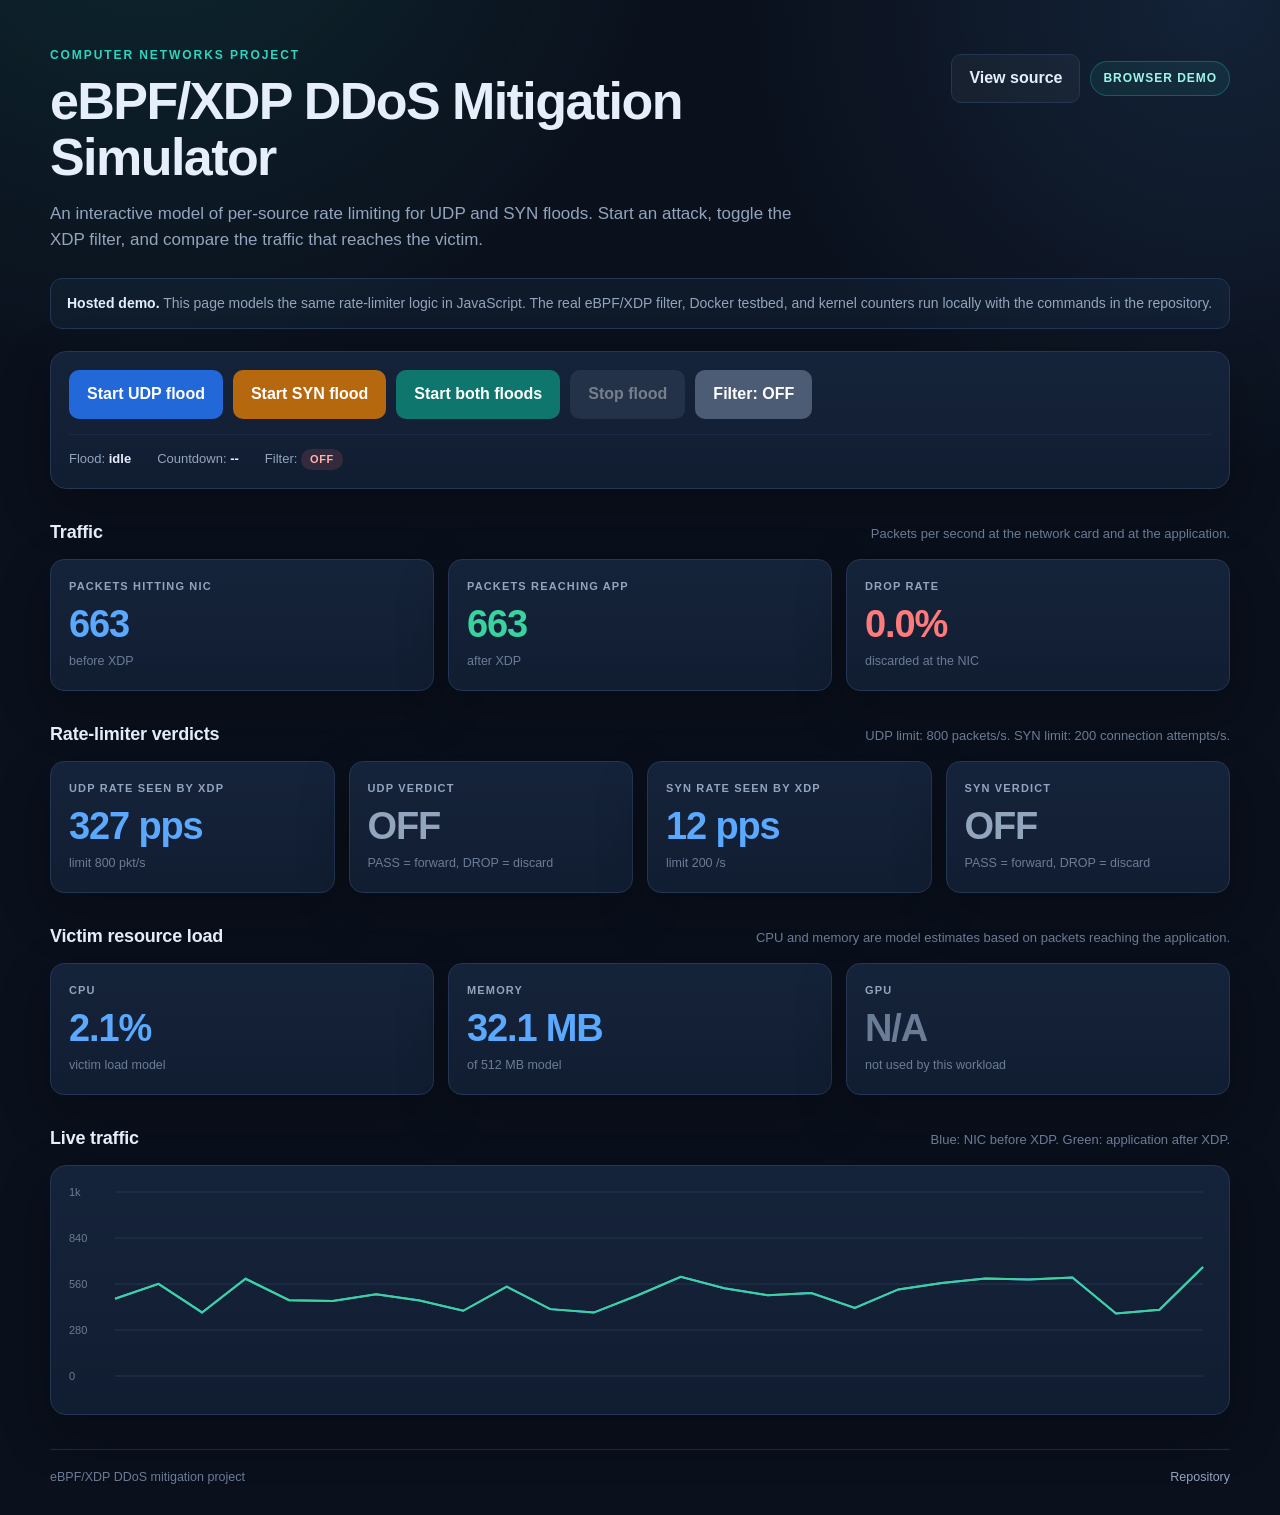
<file: site/index.html>
<!doctype html>
<html lang="en">
<head>
  <meta charset="utf-8">
  <meta name="viewport" content="width=device-width, initial-scale=1">
  <meta name="description" content="Interactive eBPF/XDP DDoS mitigation simulator for UDP and SYN floods.">
  <title>eBPF/XDP DDoS Mitigation Simulator</title>
  <link rel="stylesheet" href="style.css">
</head>
<body>
  <div class="page">
    <header class="hero">
      <div>
        <p class="eyebrow">Computer Networks Project</p>
        <h1>eBPF/XDP DDoS Mitigation Simulator</h1>
        <p class="lede">
          An interactive model of per-source rate limiting for UDP and SYN floods.
          Start an attack, toggle the XDP filter, and compare the traffic that reaches the victim.
        </p>
      </div>
      <div class="hero-links">
        <a class="button ghost" href="https://github.com/Ejajaka/computer-networks-project">View source</a>
        <span class="tag">Browser demo</span>
      </div>
    </header>

    <section class="notice" role="note">
      <strong>Hosted demo.</strong>
      This page models the same rate-limiter logic in JavaScript. The real eBPF/XDP filter,
      Docker testbed, and kernel counters run locally with the commands in the repository.
    </section>

    <section class="panel controls-panel" aria-label="Simulator controls">
      <div class="controls">
        <button class="action udp" id="udpBtn" type="button">Start UDP flood</button>
        <button class="action syn" id="synBtn" type="button">Start SYN flood</button>
        <button class="action both" id="bothBtn" type="button">Start both floods</button>
        <button class="action stop" id="stopBtn" type="button" disabled>Stop flood</button>
        <button class="action filter" id="filterBtn" type="button">Filter: OFF</button>
      </div>
      <div class="statusline">
        <span>Flood: <strong id="floodState">idle</strong></span>
        <span>Countdown: <strong id="countdown">--</strong></span>
        <span>Filter: <span class="pill off" id="filterPill">OFF</span></span>
      </div>
    </section>

    <section class="section">
      <div class="section-head">
        <h2>Traffic</h2>
        <p>Packets per second at the network card and at the application.</p>
      </div>
      <div class="grid metrics">
        <article class="card">
          <p class="label">Packets hitting NIC</p>
          <p class="value blue" id="nicValue">--</p>
          <p class="hint">before XDP</p>
        </article>
        <article class="card">
          <p class="label">Packets reaching app</p>
          <p class="value green" id="appValue">--</p>
          <p class="hint">after XDP</p>
        </article>
        <article class="card">
          <p class="label">Drop rate</p>
          <p class="value red" id="dropValue">--</p>
          <p class="hint">discarded at the NIC</p>
        </article>
      </div>
    </section>

    <section class="section">
      <div class="section-head">
        <h2>Rate-limiter verdicts</h2>
        <p>UDP limit: 800 packets/s. SYN limit: 200 connection attempts/s.</p>
      </div>
      <div class="grid metrics four">
        <article class="card">
          <p class="label">UDP rate seen by XDP</p>
          <p class="value blue" id="udpRate">--</p>
          <p class="hint" id="udpHint">limit 800 pkt/s</p>
        </article>
        <article class="card">
          <p class="label">UDP verdict</p>
          <p class="value" id="udpState">--</p>
          <p class="hint">PASS = forward, DROP = discard</p>
        </article>
        <article class="card">
          <p class="label">SYN rate seen by XDP</p>
          <p class="value blue" id="synRate">--</p>
          <p class="hint" id="synHint">limit 200 /s</p>
        </article>
        <article class="card">
          <p class="label">SYN verdict</p>
          <p class="value" id="synState">--</p>
          <p class="hint">PASS = forward, DROP = discard</p>
        </article>
      </div>
    </section>

    <section class="section">
      <div class="section-head">
        <h2>Victim resource load</h2>
        <p>CPU and memory are model estimates based on packets reaching the application.</p>
      </div>
      <div class="grid metrics">
        <article class="card">
          <p class="label">CPU</p>
          <p class="value blue" id="cpuValue">--</p>
          <p class="hint" id="cpuHint">victim load model</p>
        </article>
        <article class="card">
          <p class="label">Memory</p>
          <p class="value blue" id="memValue">--</p>
          <p class="hint" id="memHint">victim load model</p>
        </article>
        <article class="card">
          <p class="label">GPU</p>
          <p class="value muted" id="gpuValue">N/A</p>
          <p class="hint">not used by this workload</p>
        </article>
      </div>
    </section>

    <section class="section">
      <div class="section-head">
        <h2>Live traffic</h2>
        <p>Blue: NIC before XDP. Green: application after XDP.</p>
      </div>
      <div class="chart-card">
        <canvas id="chart" height="220" aria-label="NIC and application packet rate chart"></canvas>
      </div>
    </section>

    <footer class="footer">
      <span>eBPF/XDP DDoS mitigation project</span>
      <a href="https://github.com/Ejajaka/computer-networks-project">Repository</a>
    </footer>
  </div>

  <script src="app.js"></script>
</body>
</html>
</file>
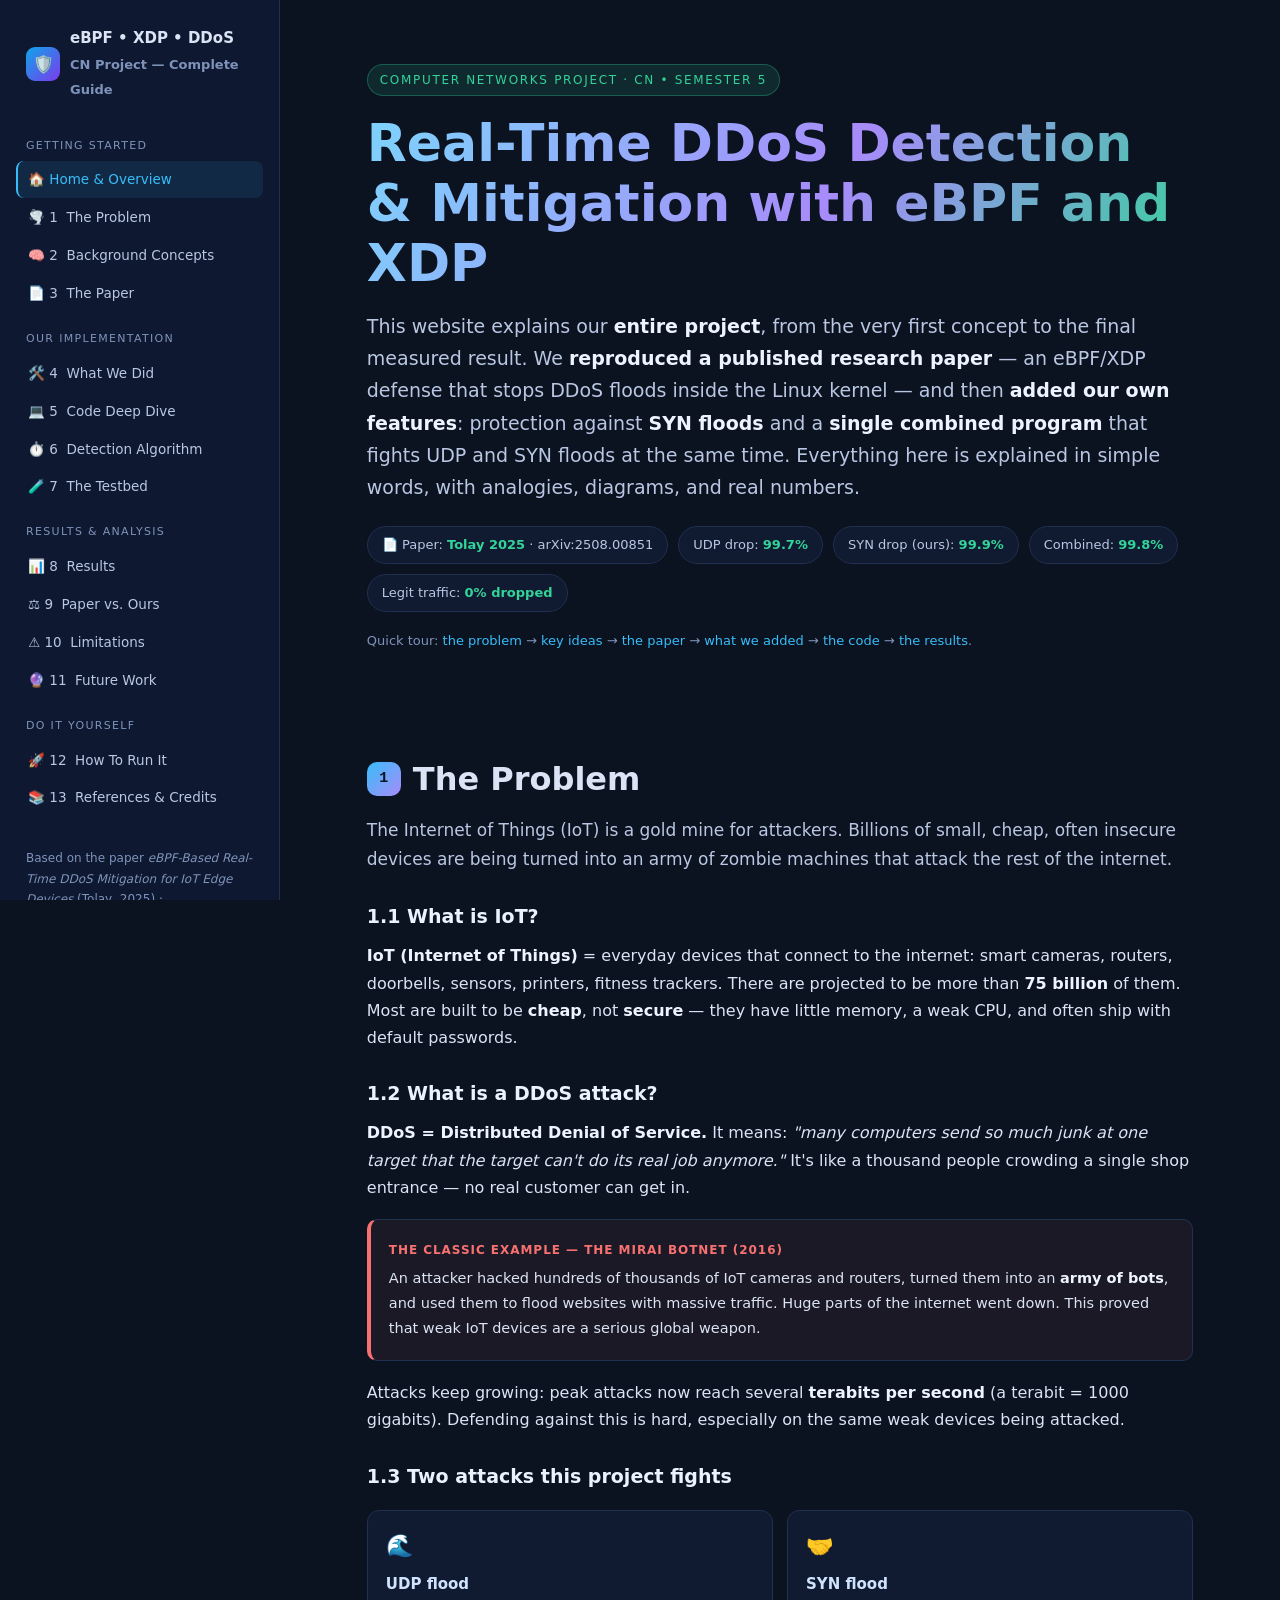
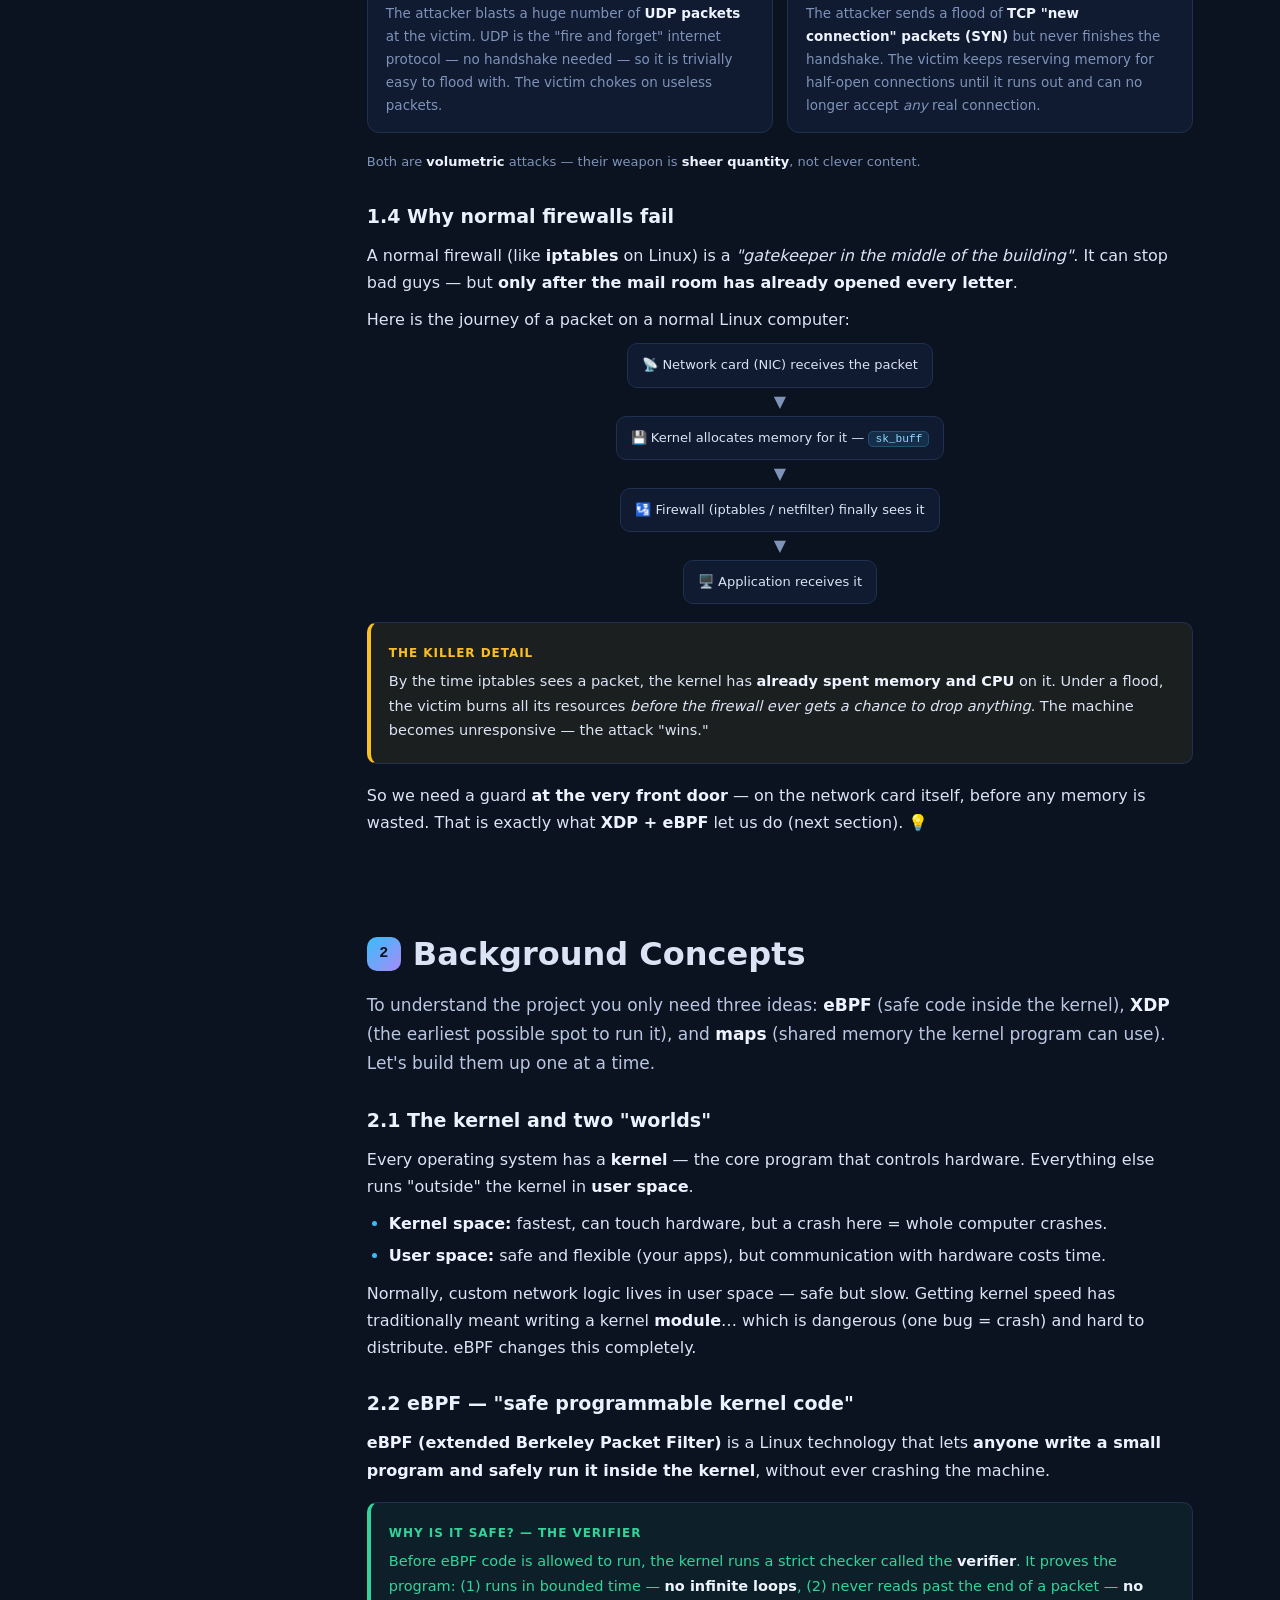
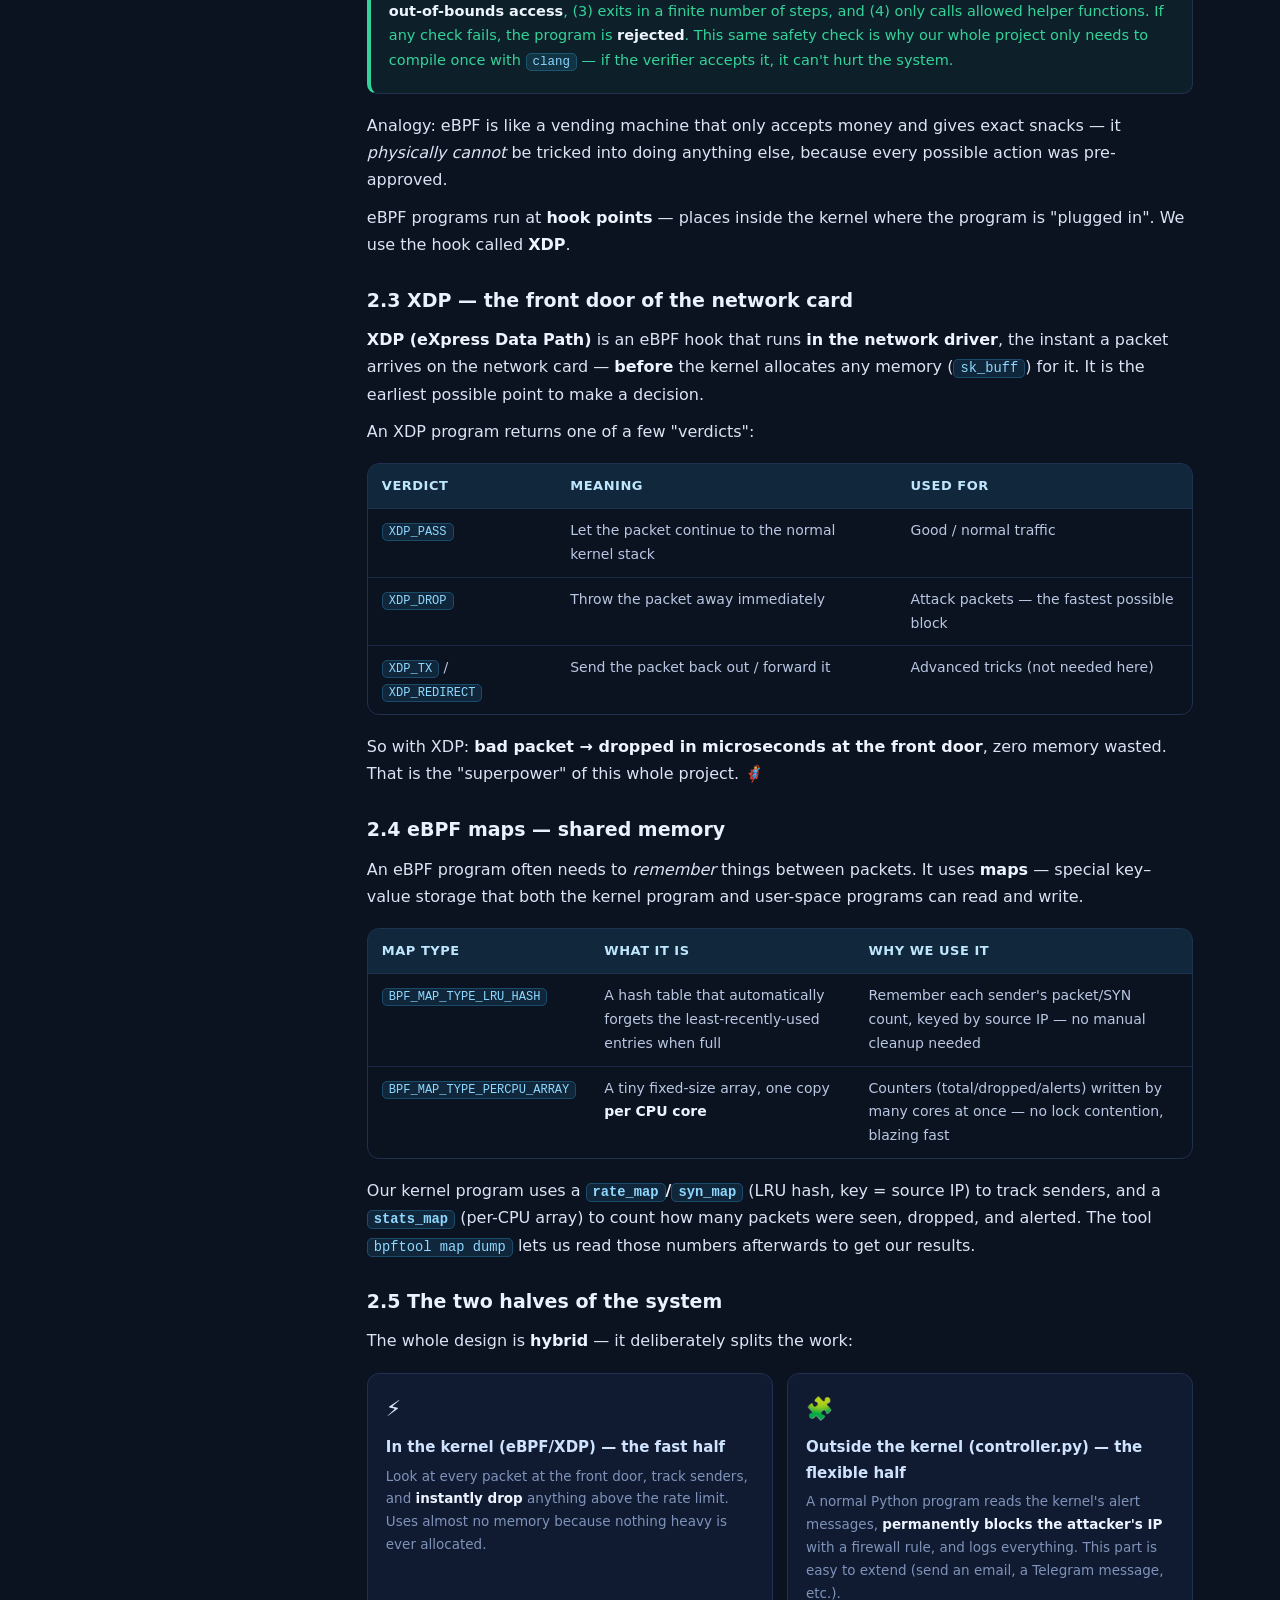
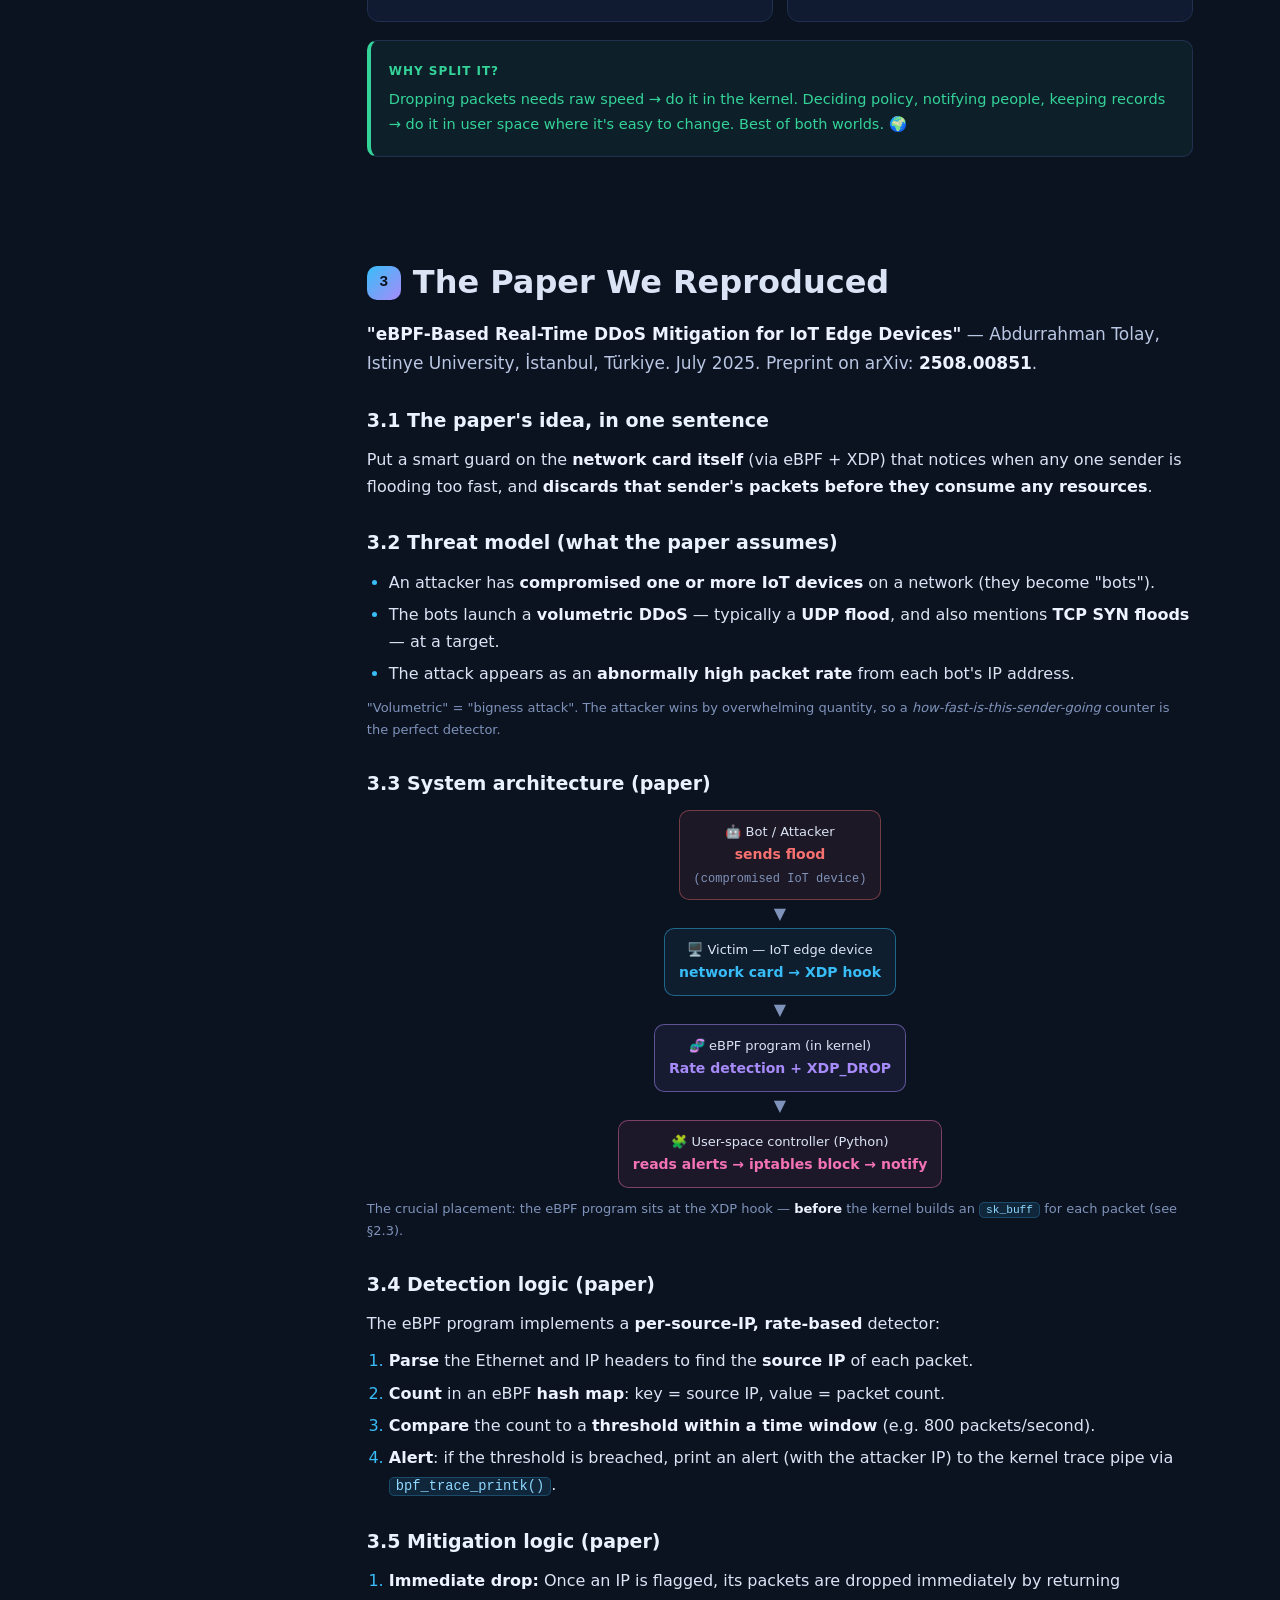
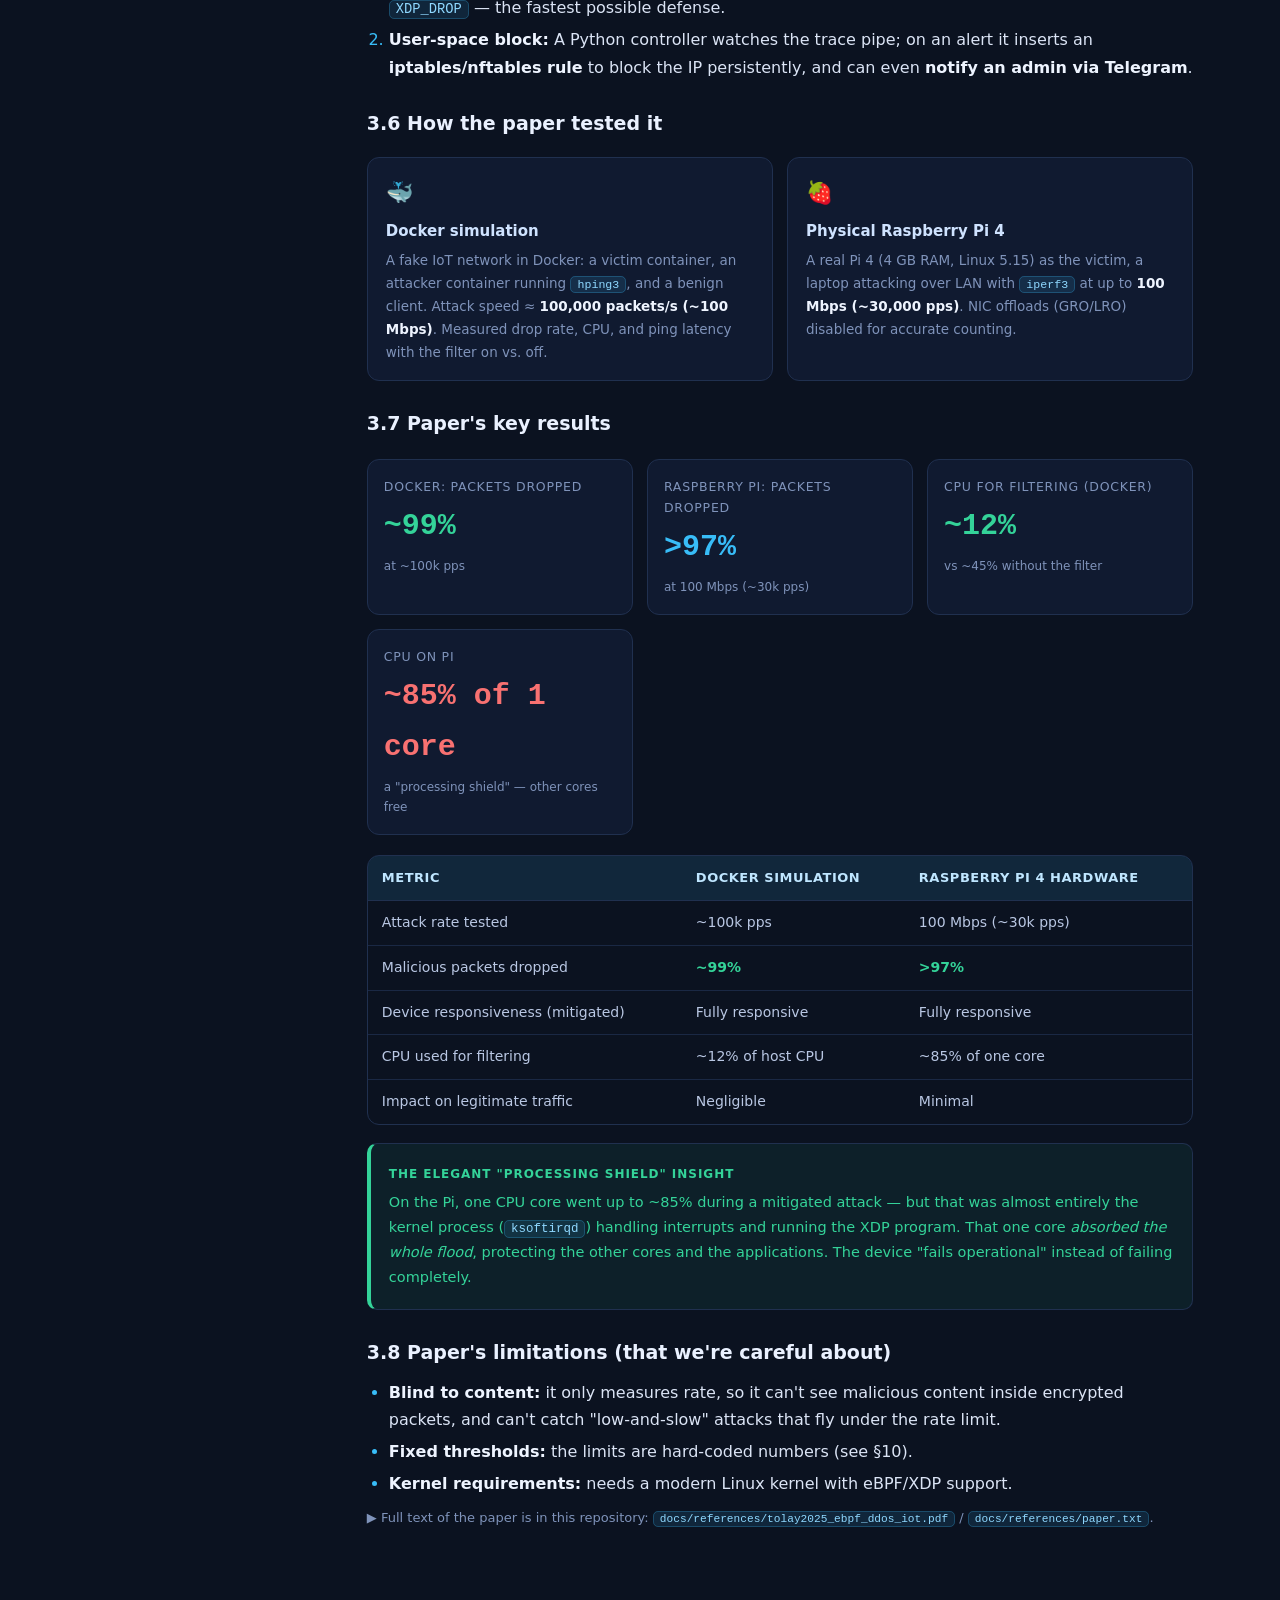
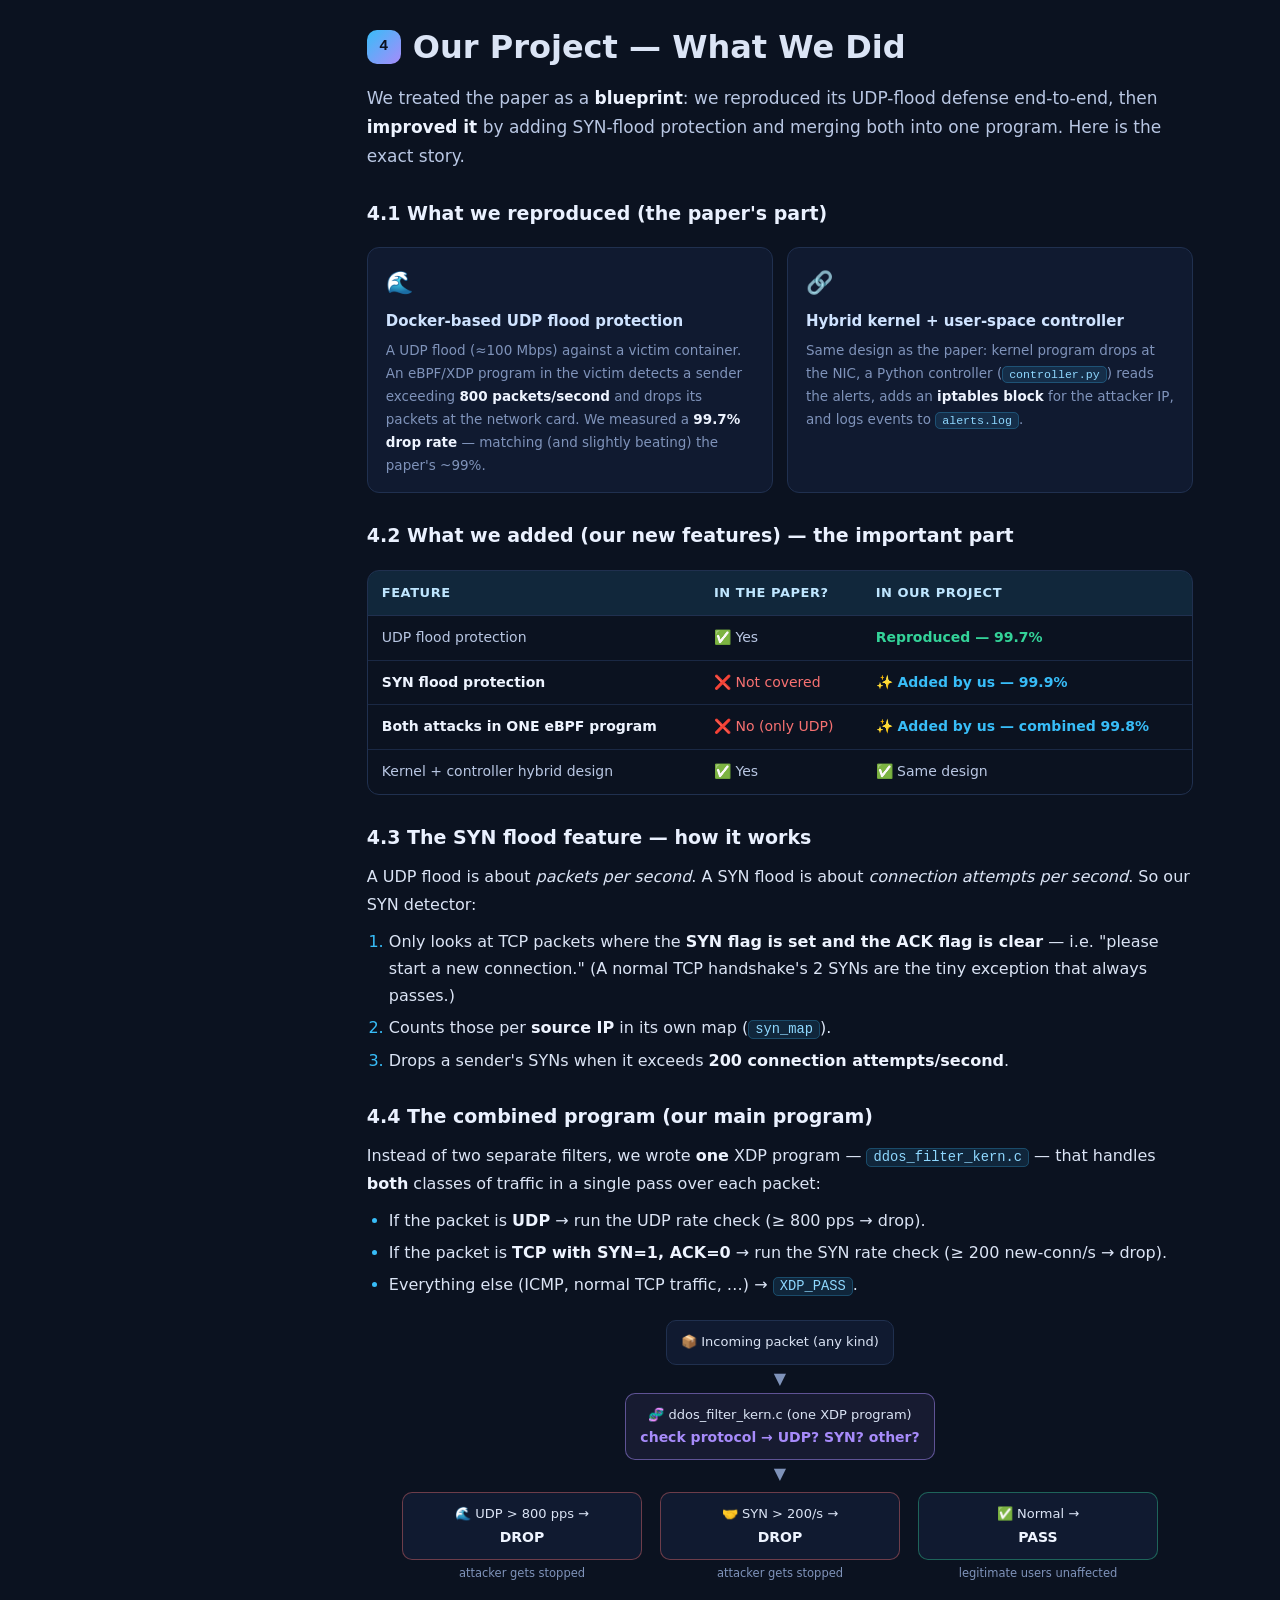
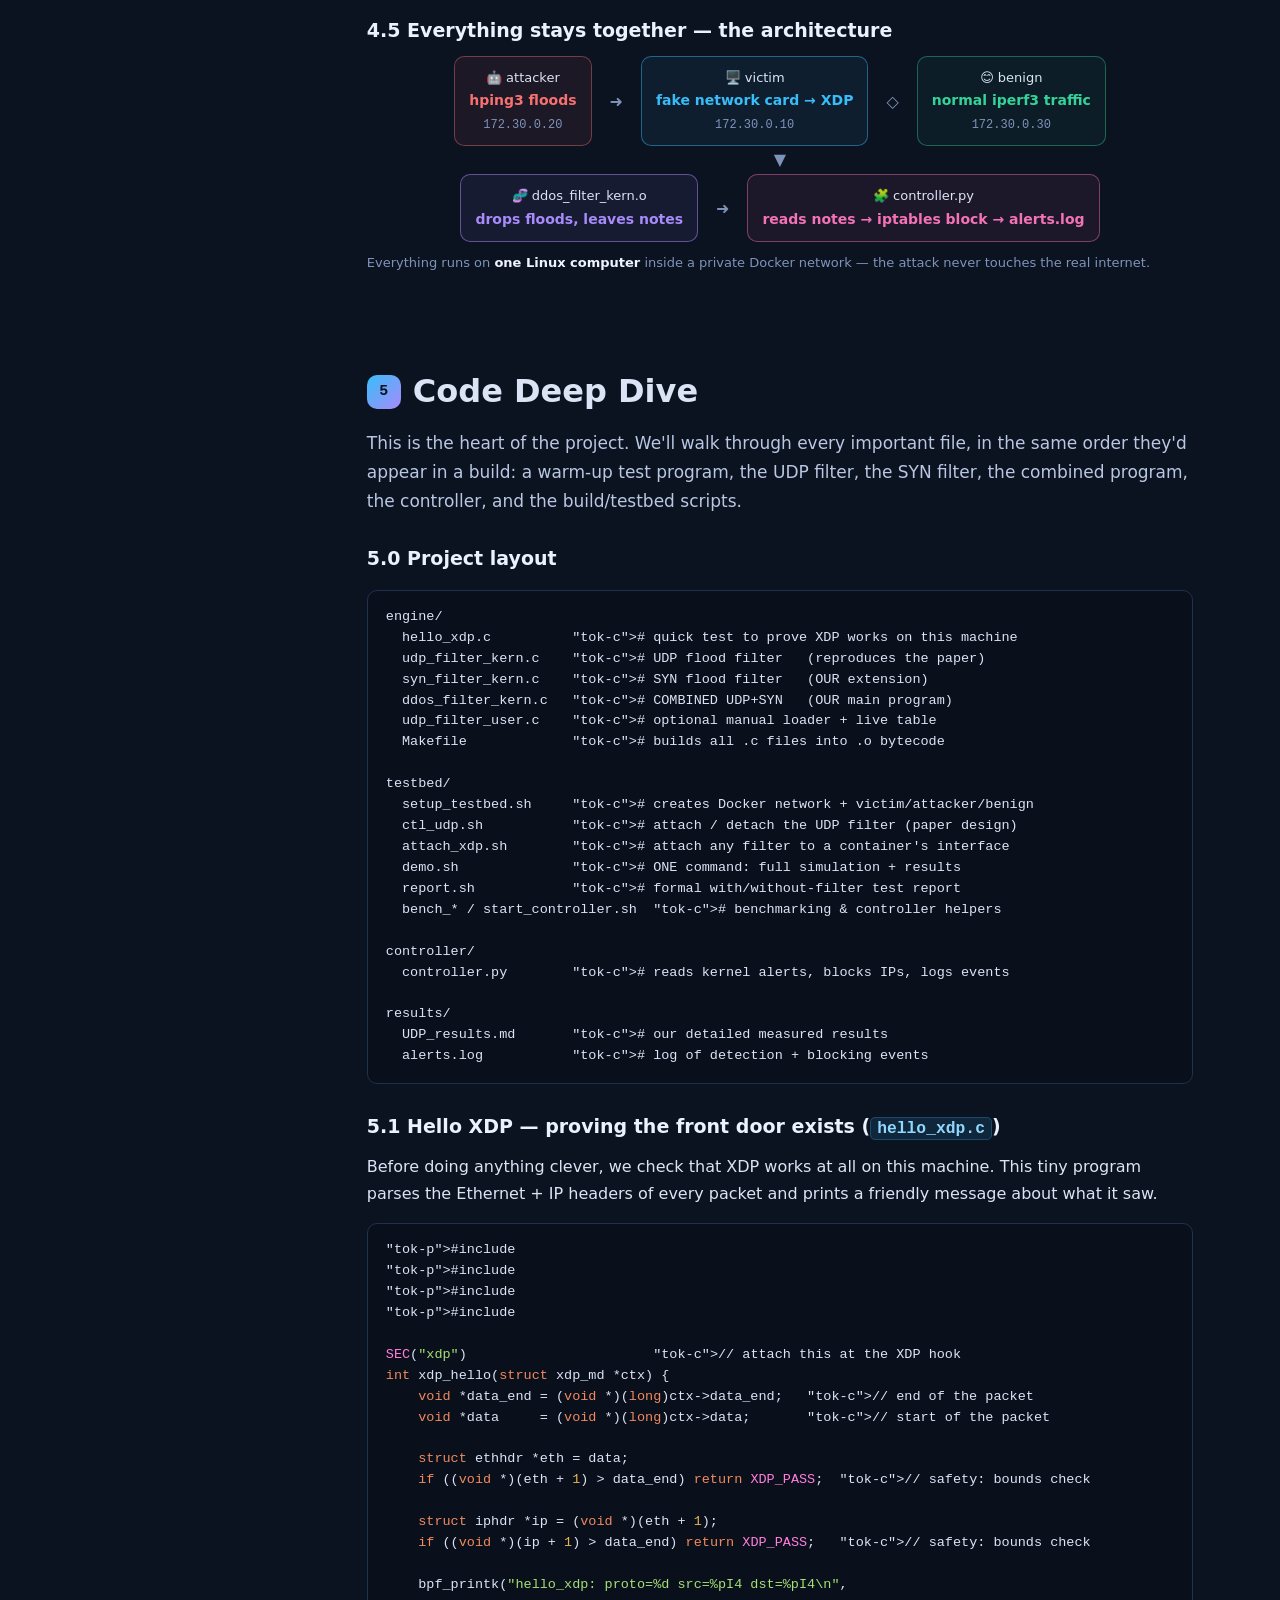
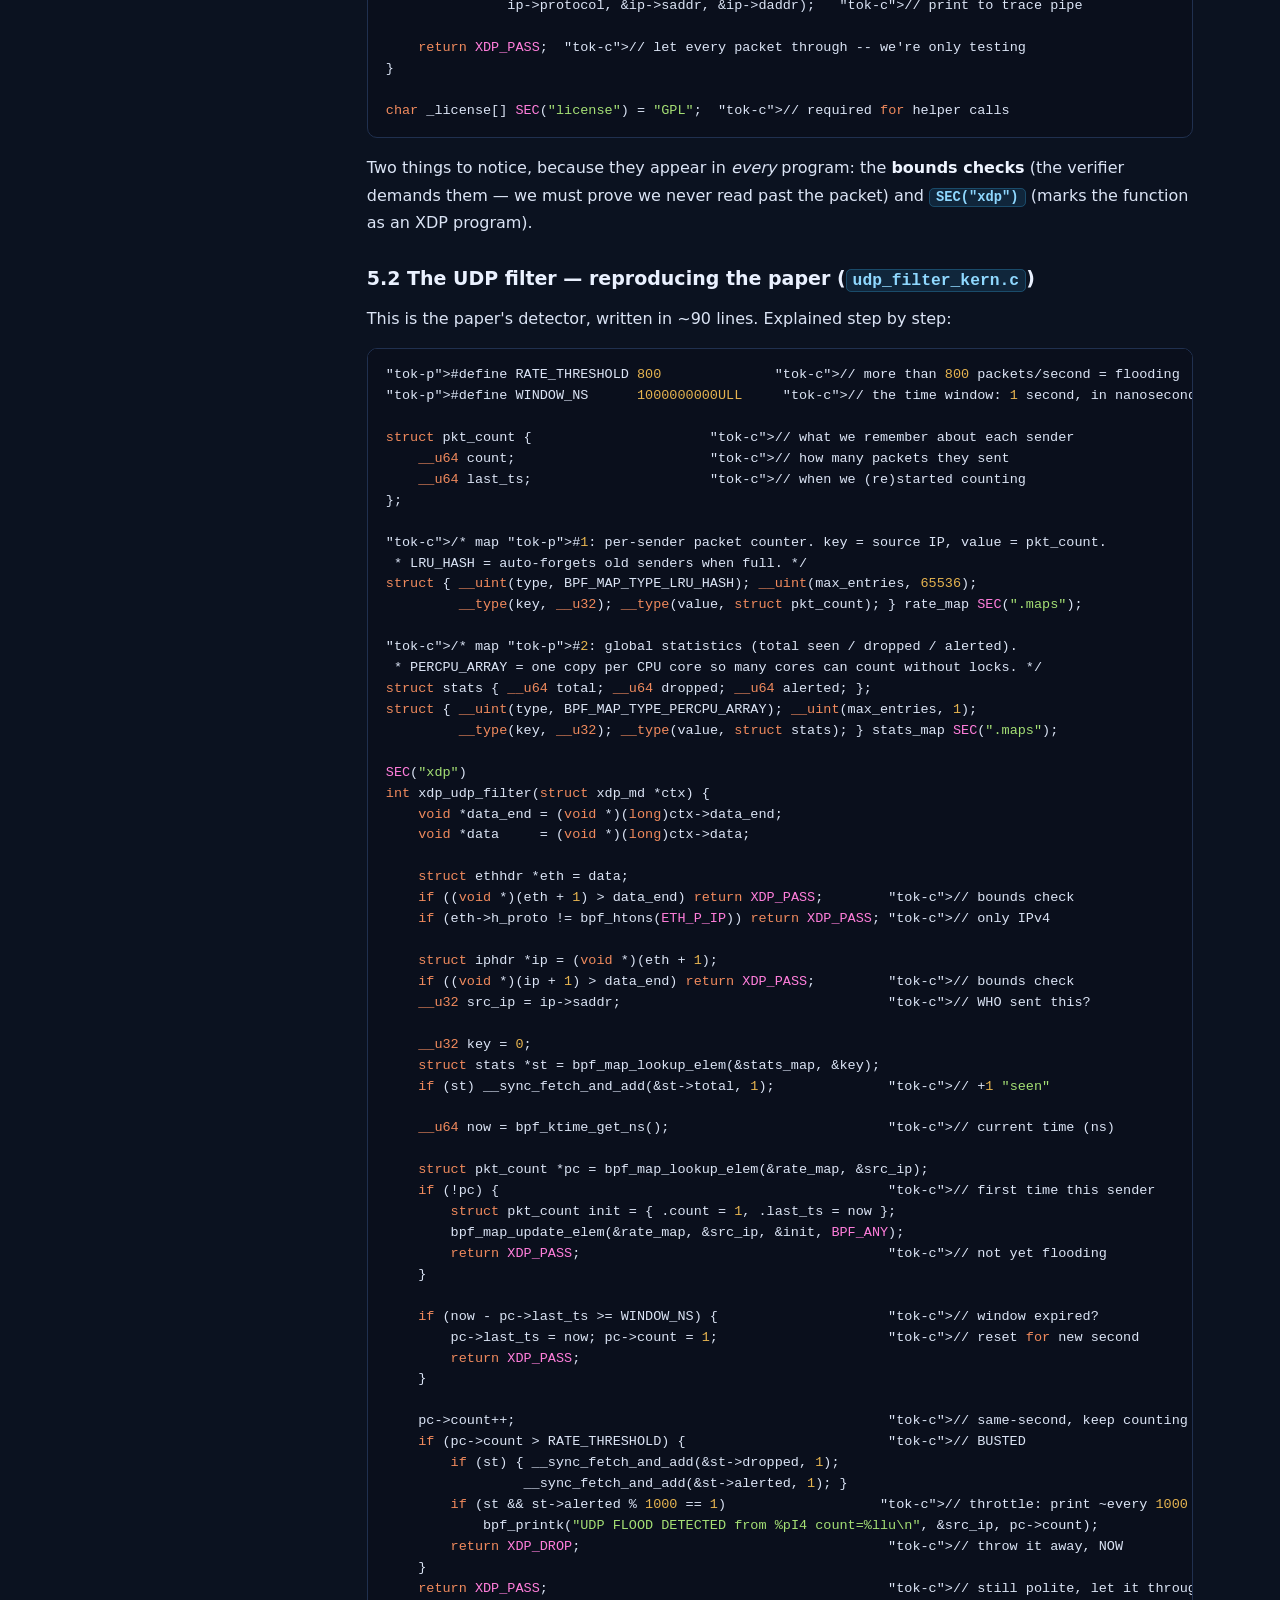
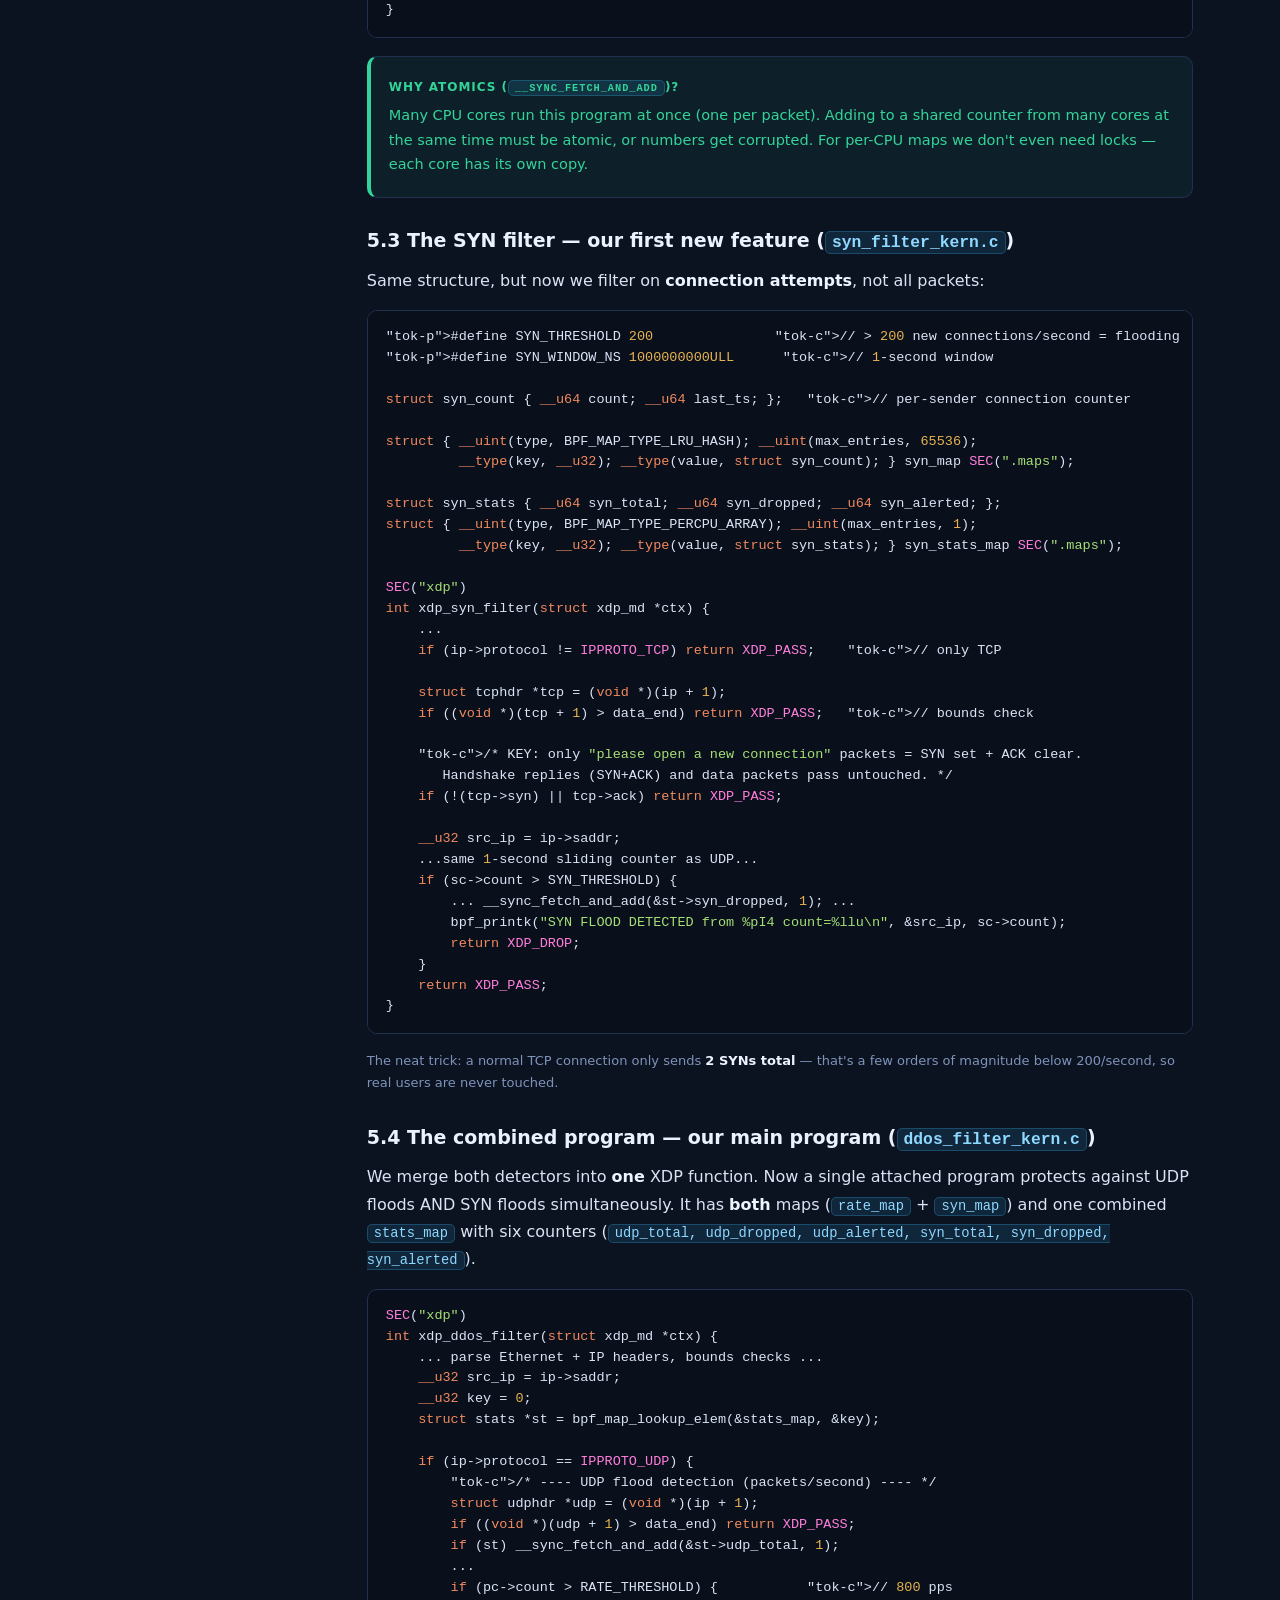
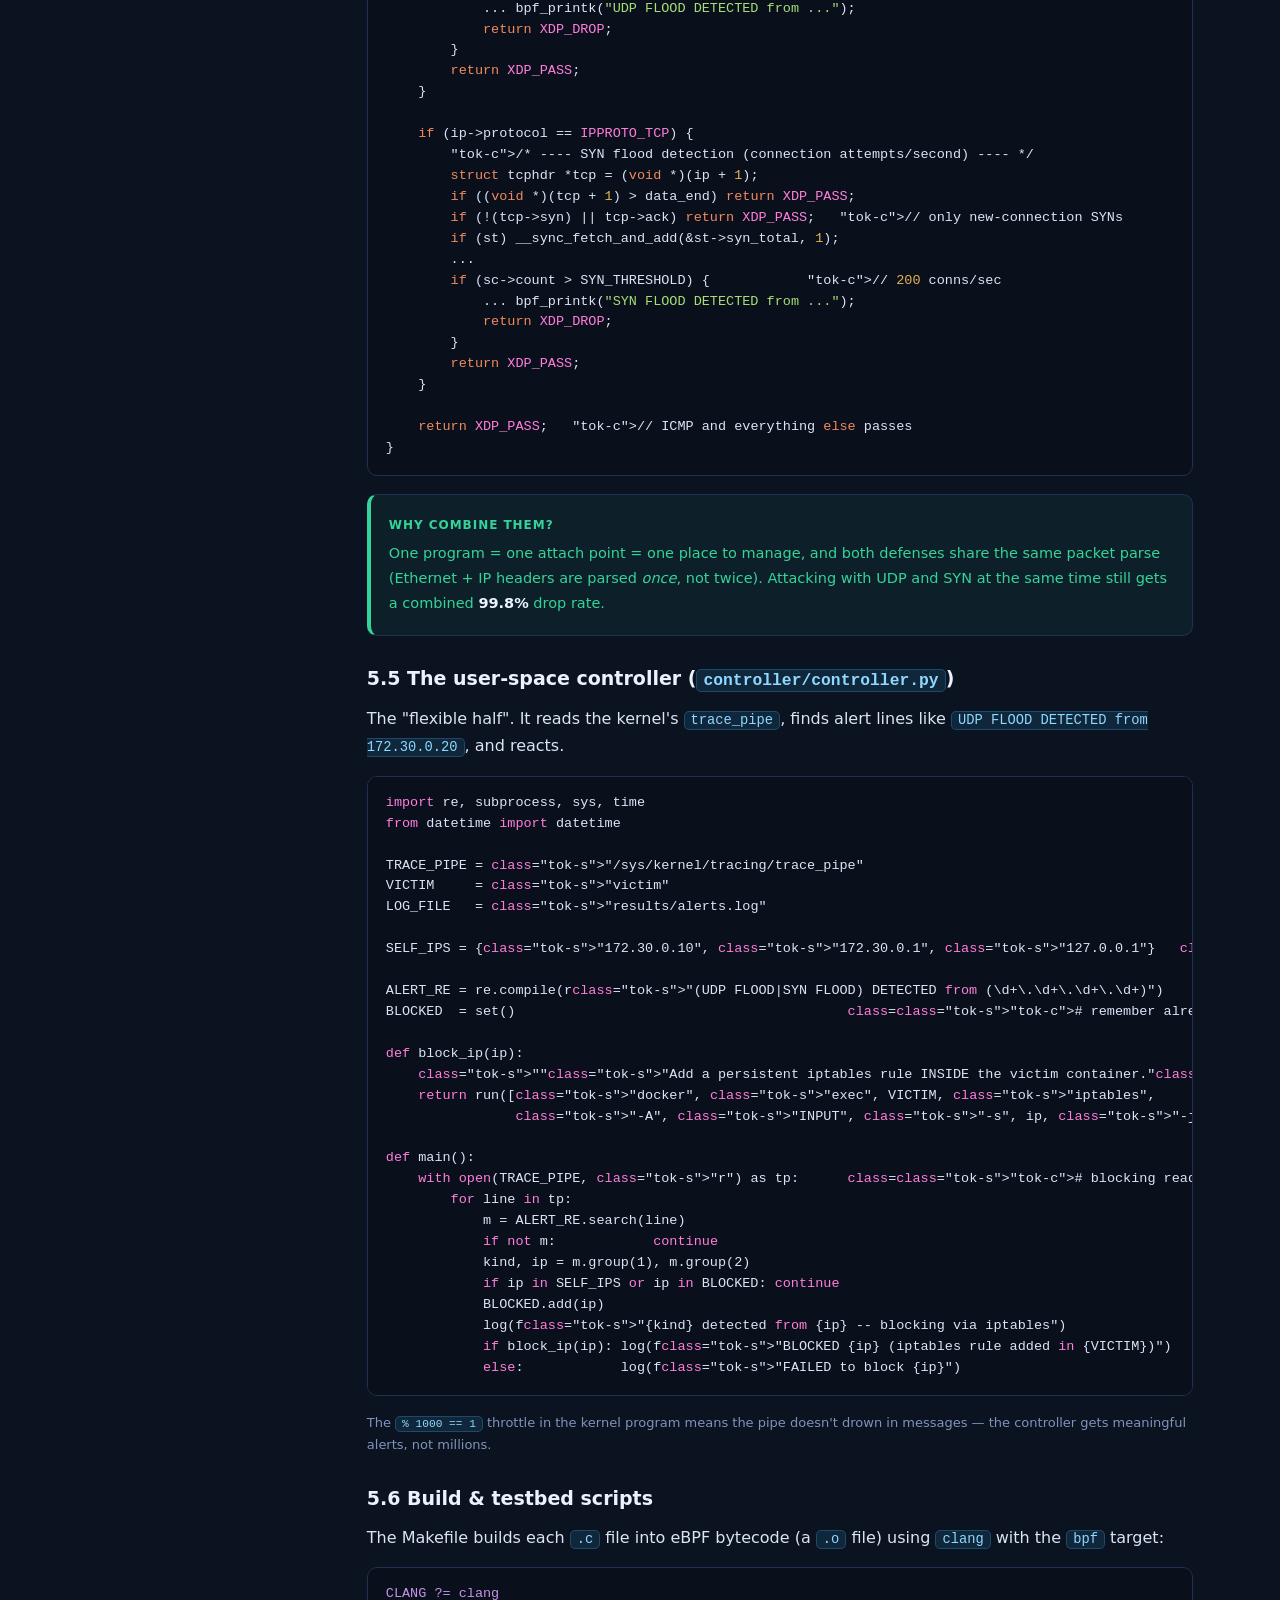
<file: website/index.html>
<!DOCTYPE html>
<html lang="en">
<head>
<meta charset="UTF-8" />
<meta name="viewport" content="width=device-width, initial-scale=1.0" />
<title>eBPF/XDP Real-Time DDoS Detection &amp; Mitigation — Complete Project Guide</title>
<meta name="description" content="A complete, beginner-friendly guide to the eBPF/XDP DDoS mitigation project: the paper we reproduced (Tolay et al. 2025), the SYN-flood features we added, the code, the testbed, the results, and how to run it." />
<link rel="stylesheet" href="style.css" />
</head>
<body>

<div class="progress" id="progress"></div>
<button class="burger-btn" id="burger" aria-label="Toggle navigation">☰</button>

<div class="wrapper">

  <!-- ======================= SIDEBAR ======================= -->
  <aside class="sidebar" id="sidebar">
    <div class="brand">
      <span class="logo">🛡️</span>
      <span>eBPF • XDP • DDoS<br /><span class="small">CN Project — Complete Guide</span></span>
    </div>

    <div class="nav-group">Getting started</div>
    <nav>
      <a href="#home">🏠 Home &amp; Overview</a>
      <a href="#problem">🌪️ 1 &nbsp;The Problem</a>
      <a href="#concepts">🧠 2 &nbsp;Background Concepts</a>
      <a href="#paper">📄 3 &nbsp;The Paper</a>
    </nav>

    <div class="nav-group">Our implementation</div>
    <nav>
      <a href="#our-project">🛠️ 4 &nbsp;What We Did</a>
      <a href="#code">💻 5 &nbsp;Code Deep Dive</a>
      <a href="#algorithm">⏱️ 6 &nbsp;Detection Algorithm</a>
      <a href="#testbed">🧪 7 &nbsp;The Testbed</a>
    </nav>

    <div class="nav-group">Results &amp; analysis</div>
    <nav>
      <a href="#results">📊 8 &nbsp;Results</a>
      <a href="#comparison">⚖️ 9 &nbsp;Paper vs. Ours</a>
      <a href="#limits">⚠️ 10 &nbsp;Limitations</a>
      <a href="#future">🔮 11 &nbsp;Future Work</a>
    </nav>

    <div class="nav-group">Do it yourself</div>
    <nav>
      <a href="#howto">🚀 12 &nbsp;How To Run It</a>
      <a href="#references">📚 13 &nbsp;References &amp; Credits</a>
    </nav>

    <div class="foot">
      Based on the paper <i>eBPF-Based Real-Time DDoS Mitigation for IoT Edge Devices</i> (Tolay, 2025) ·
      arXiv:2508.00851
    </div>
  </aside>

  <!-- ======================= CONTENT ======================= -->
  <main class="content">

    <!-- ===================== HOME ===================== -->
    <section id="home" class="hero">
      <span class="kicker">Computer Networks Project · CN • Semester 5</span>
      <h1>Real-Time DDoS Detection &amp; Mitigation with eBPF and XDP</h1>
      <p class="sub">
        This website explains our <b>entire project</b>, from the very first concept to the final measured
        result. We <b>reproduced a published research paper</b> — an eBPF/XDP defense that stops DDoS
        floods inside the Linux kernel — and then <b>added our own features</b>: protection against
        <b>SYN floods</b> and a <b>single combined program</b> that fights UDP and SYN floods at the same time.
        Everything here is explained in simple words, with analogies, diagrams, and real numbers.
      </p>
      <div class="badges">
        <span class="badge">📄 Paper: <b>Tolay 2025</b> · arXiv:2508.00851</span>
        <span class="badge">UDP drop: <b>99.7%</b></span>
        <span class="badge">SYN drop (ours): <b>99.9%</b></span>
        <span class="badge">Combined: <b>99.8%</b></span>
        <span class="badge">Legit traffic: <b>0% dropped</b></span>
      </div>
      <p class="small" style="margin-top:18px">
        Quick tour: <a href="#problem">the problem</a> → <a href="#concepts">key ideas</a> →
        <a href="#paper">the paper</a> → <a href="#our-project">what we added</a> →
        <a href="#code">the code</a> → <a href="#results">the results</a>.
      </p>
    </section>

    <!-- ===================== 1. THE PROBLEM ===================== -->
    <section id="problem">
      <h2><span class="num">1</span> The Problem</h2>
      <p class="lead">
        The Internet of Things (IoT) is a gold mine for attackers. Billions of small, cheap, often insecure
        devices are being turned into an army of zombie machines that attack the rest of the internet.
      </p>

      <h3>1.1 What is IoT?</h3>
      <p>
        <b>IoT (Internet of Things)</b> = everyday devices that connect to the internet: smart cameras,
        routers, doorbells, sensors, printers, fitness trackers. There are projected to be more than
        <b>75&nbsp;billion</b> of them. Most are built to be <b>cheap</b>, not <b>secure</b> — they have
        little memory, a weak CPU, and often ship with default passwords.
      </p>

      <h3>1.2 What is a DDoS attack?</h3>
      <p>
        <b>DDoS = Distributed Denial of Service.</b> It means: <i>"many computers send so much junk at one
        target that the target can't do its real job anymore."</i> It's like a thousand people crowding a
        single shop entrance — no real customer can get in.
      </p>
      <div class="callout danger">
        <p class="tag"><span>The classic example — the Mirai botnet (2016)</span></p>
        <p>
          An attacker hacked hundreds of thousands of IoT cameras and routers, turned them into an
          <b>army of bots</b>, and used them to flood websites with massive traffic. Huge parts of the
          internet went down. This proved that weak IoT devices are a serious global weapon.
        </p>
      </div>
      <p>
        Attacks keep growing: peak attacks now reach several <b>terabits per second</b> (a terabit =
        1000 gigabits). Defending against this is hard, especially on the same weak devices being attacked.
      </p>

      <h3>1.3 Two attacks this project fights</h3>
      <div class="cards">
        <div class="card">
          <div class="icon">🌊</div>
          <h4>UDP flood</h4>
          <p>
            The attacker blasts a huge number of <b>UDP packets</b> at the victim. UDP is the "fire and
            forget" internet protocol — no handshake needed — so it is trivially easy to flood with.
            The victim chokes on useless packets.
          </p>
        </div>
        <div class="card">
          <div class="icon">🤝</div>
          <h4>SYN flood</h4>
          <p>
            The attacker sends a flood of <b>TCP "new connection" packets (SYN)</b> but never finishes the
            handshake. The victim keeps reserving memory for half-open connections until it runs out and
            can no longer accept <i>any</i> real connection.
          </p>
        </div>
      </div>
      <p class="small">
        Both are <b>volumetric</b> attacks — their weapon is <b>sheer quantity</b>, not clever content.
      </p>

      <h3>1.4 Why normal firewalls fail</h3>
      <p>
        A normal firewall (like <b>iptables</b> on Linux) is a <i>"gatekeeper in the middle of the building"</i>.
        It can stop bad guys — but <b>only after the mail room has already opened every letter</b>.
      </p>
      <p>
        Here is the journey of a packet on a normal Linux computer:
      </p>
      <div class="flow">
        <div class="flow-row"><div class="node">📡 Network card (NIC) receives the packet</div></div>
        <div class="arrow-down">▼</div>
        <div class="flow-row"><div class="node">💾 Kernel allocates memory for it — <span class="inline-code">sk_buff</span></div></div>
        <div class="arrow-down">▼</div>
        <div class="flow-row"><div class="node">🛂 Firewall (iptables / netfilter) finally sees it</div></div>
        <div class="arrow-down">▼</div>
        <div class="flow-row"><div class="node">🖥️ Application receives it</div></div>
      </div>
      <div class="callout warn">
        <p class="tag"><span>The killer detail</span></p>
        <p>
          By the time iptables sees a packet, the kernel has <b>already spent memory and CPU</b> on it.
          Under a flood, the victim burns all its resources <i>before the firewall ever gets a chance to
          drop anything</i>. The machine becomes unresponsive — the attack "wins."
        </p>
      </div>
      <p>
        So we need a guard <b>at the very front door</b> — on the network card itself, before any memory is
        wasted. That is exactly what <b>XDP + eBPF</b> let us do (next section). 💡
      </p>
    </section>

    <!-- ===================== 2. CONCEPTS ===================== -->
    <section id="concepts">
      <h2><span class="num">2</span> Background Concepts</h2>
      <p class="lead">
        To understand the project you only need three ideas: <b>eBPF</b> (safe code inside the kernel),
        <b>XDP</b> (the earliest possible spot to run it), and <b>maps</b> (shared memory the kernel program
        can use). Let's build them up one at a time.
      </p>

      <h3>2.1 The kernel and two "worlds"</h3>
      <p>
        Every operating system has a <b>kernel</b> — the core program that controls hardware. Everything
        else runs "outside" the kernel in <b>user space</b>.
      </p>
      <ul>
        <li><b>Kernel space:</b> fastest, can touch hardware, but a crash here = whole computer crashes.</li>
        <li><b>User space:</b> safe and flexible (your apps), but communication with hardware costs time.</li>
      </ul>
      <p>
        Normally, custom network logic lives in user space — safe but slow. Getting kernel speed has
        traditionally meant writing a kernel <b>module</b>… which is dangerous (one bug = crash) and hard to
        distribute. eBPF changes this completely.
      </p>

      <h3>2.2 eBPF — "safe programmable kernel code"</h3>
      <p>
        <b>eBPF (extended Berkeley Packet Filter)</b> is a Linux technology that lets <b>anyone write a small
        program and safely run it inside the kernel</b>, without ever crashing the machine.
      </p>
      <div class="callout good">
        <p class="tag"><span>Why is it safe? — The Verifier</span></p>
        <p>
          Before eBPF code is allowed to run, the kernel runs a strict checker called the <b>verifier</b>.
          It proves the program: (1) runs in bounded time — <b>no infinite loops</b>, (2) never reads past
          the end of a packet — <b>no out-of-bounds access</b>, (3) exits in a finite number of steps, and
          (4) only calls allowed helper functions. If any check fails, the program is <b>rejected</b>.
          This same safety check is why our whole project only needs to compile once with <span class="inline-code">clang</span>
          — if the verifier accepts it, it can't hurt the system.
        </p>
      </div>
      <p>Analogy: eBPF is like a vending machine that only accepts money and gives exact snacks — it <i>physically cannot</i> be tricked into doing anything else, because every possible action was pre-approved.</p>
      <p>
        eBPF programs run at <b>hook points</b> — places inside the kernel where the program is "plugged in".
        We use the hook called <b>XDP</b>.
      </p>

      <h3>2.3 XDP — the front door of the network card</h3>
      <p>
        <b>XDP (eXpress Data Path)</b> is an eBPF hook that runs <b>in the network driver</b>, the instant a
        packet arrives on the network card — <b>before</b> the kernel allocates any memory (<span class="inline-code">sk_buff</span>)
        for it. It is the earliest possible point to make a decision.
      </p>
      <p>An XDP program returns one of a few "verdicts":</p>
      <div class="table-wrap">
        <table>
          <thead><tr><th>Verdict</th><th>Meaning</th><th>Used for</th></tr></thead>
          <tbody>
            <tr><td><span class="inline-code">XDP_PASS</span></td><td>Let the packet continue to the normal kernel stack</td><td>Good / normal traffic</td></tr>
            <tr><td><span class="inline-code">XDP_DROP</span></td><td>Throw the packet away immediately</td><td>Attack packets — the fastest possible block</td></tr>
            <tr><td><span class="inline-code">XDP_TX</span> / <span class="inline-code">XDP_REDIRECT</span></td><td>Send the packet back out / forward it</td><td>Advanced tricks (not needed here)</td></tr>
          </tbody>
        </table>
      </div>
      <p>
        So with XDP: <b>bad packet → dropped in microseconds at the front door</b>, zero memory wasted. That
        is the "superpower" of this whole project. 🦸
      </p>

      <h3>2.4 eBPF maps — shared memory</h3>
      <p>
        An eBPF program often needs to <i>remember</i> things between packets. It uses <b>maps</b> — special
        key–value storage that both the kernel program and user-space programs can read and write.
      </p>
      <div class="table-wrap">
        <table>
          <thead><tr><th>Map type</th><th>What it is</th><th>Why we use it</th></tr></thead>
          <tbody>
            <tr>
              <td><span class="inline-code">BPF_MAP_TYPE_LRU_HASH</span></td>
              <td>A hash table that automatically forgets the least-recently-used entries when full</td>
              <td>Remember each sender's packet/SYN count, keyed by source IP — no manual cleanup needed</td>
            </tr>
            <tr>
              <td><span class="inline-code">BPF_MAP_TYPE_PERCPU_ARRAY</span></td>
              <td>A tiny fixed-size array, one copy <b>per CPU core</b></td>
              <td>Counters (total/dropped/alerts) written by many cores at once — no lock contention, blazing fast</td>
            </tr>
          </tbody>
        </table>
      </div>
      <p>
        Our kernel program uses a <b><span class="inline-code">rate_map</span>/<span class="inline-code">syn_map</span></b>
        (LRU hash, key = source IP) to track senders, and a <b><span class="inline-code">stats_map</span></b>
        (per-CPU array) to count how many packets were seen, dropped, and alerted. The tool
        <span class="inline-code">bpftool map dump</span> lets us read those numbers afterwards to get our results.
      </p>

      <h3>2.5 The two halves of the system</h3>
      <p>The whole design is <b>hybrid</b> — it deliberately splits the work:</p>
      <div class="cards">
        <div class="card">
          <div class="icon">⚡</div>
          <h4>In the kernel (eBPF/XDP) — the fast half</h4>
          <p>
            Look at every packet at the front door, track senders, and <b>instantly drop</b> anything above
            the rate limit. Uses almost no memory because nothing heavy is ever allocated.
          </p>
        </div>
        <div class="card">
          <div class="icon">🧩</div>
          <h4>Outside the kernel (controller.py) — the flexible half</h4>
          <p>
            A normal Python program reads the kernel's alert messages, <b>permanently blocks the attacker's
            IP</b> with a firewall rule, and logs everything. This part is easy to extend (send an email,
            a Telegram message, etc.).
          </p>
        </div>
      </div>
      <div class="callout good">
        <p class="tag"><span>Why split it?</span></p>
        <p>
          Dropping packets needs raw speed → do it in the kernel. Deciding policy, notifying people, keeping
          records → do it in user space where it's easy to change. Best of both worlds. 🌍
        </p>
      </div>
    </section>

    <!-- ===================== 3. THE PAPER ===================== -->
    <section id="paper">
      <h2><span class="num">3</span> The Paper We Reproduced</h2>
      <p class="lead">
        <b>"eBPF-Based Real-Time DDoS Mitigation for IoT Edge Devices"</b> — Abdurrahman Tolay,
        Istinye University, İstanbul, Türkiye. July 2025. Preprint on arXiv: <b>2508.00851</b>.
      </p>

      <h3>3.1 The paper's idea, in one sentence</h3>
      <p>
        Put a smart guard on the <b>network card itself</b> (via eBPF + XDP) that notices when any one
        sender is flooding too fast, and <b>discards that sender's packets before they consume any resources</b>.
      </p>

      <h3>3.2 Threat model (what the paper assumes)</h3>
      <ul>
        <li>An attacker has <b>compromised one or more IoT devices</b> on a network (they become "bots").</li>
        <li>The bots launch a <b>volumetric DDoS</b> — typically a <b>UDP flood</b>, and also mentions
          <b>TCP SYN floods</b> — at a target.</li>
        <li>The attack appears as an <b>abnormally high packet rate</b> from each bot's IP address.</li>
      </ul>
      <p class="small">
        "Volumetric" = "bigness attack". The attacker wins by overwhelming quantity, so a
        <i>how-fast-is-this-sender-going</i> counter is the perfect detector.
      </p>

      <h3>3.3 System architecture (paper)</h3>
      <div class="flow">
        <div class="flow-row"><div class="node attacker">🤖 Bot / Attacker<b>sends flood</b><span class="ip">(compromised IoT device)</span></div></div>
        <div class="arrow-down">▼</div>
        <div class="flow-row"><div class="node victim">🖥️ Victim — IoT edge device<b>network card → XDP hook</b></div></div>
        <div class="arrow-down">▼</div>
        <div class="flow-row"><div class="node filter">🧬 eBPF program (in kernel)<b>Rate detection + XDP_DROP</b></div></div>
        <div class="arrow-down">▼</div>
        <div class="flow-row">
          <div class="node controller">🧩 User-space controller (Python)<b>reads alerts → iptables block → notify</b></div>
        </div>
      </div>
      <p class="small">The crucial placement: the eBPF program sits at the XDP hook — <b>before</b> the kernel builds an <span class="inline-code">sk_buff</span> for each packet (see §2.3).</p>

      <h3>3.4 Detection logic (paper)</h3>
      <p>The eBPF program implements a <b>per-source-IP, rate-based</b> detector:</p>
      <ol>
        <li><b>Parse</b> the Ethernet and IP headers to find the <b>source IP</b> of each packet.</li>
        <li><b>Count</b> in an eBPF <b>hash map</b>: key = source IP, value = packet count.</li>
        <li><b>Compare</b> the count to a <b>threshold within a time window</b> (e.g. 800 packets/second).</li>
        <li><b>Alert</b>: if the threshold is breached, print an alert (with the attacker IP) to the kernel
          trace pipe via <span class="inline-code">bpf_trace_printk()</span>.</li>
      </ol>

      <h3>3.5 Mitigation logic (paper)</h3>
      <ol>
        <li><b>Immediate drop:</b> Once an IP is flagged, its packets are dropped immediately by returning
          <span class="inline-code">XDP_DROP</span> — the fastest possible defense.</li>
        <li><b>User-space block:</b> A Python controller watches the trace pipe; on an alert it inserts an
          <b>iptables/nftables rule</b> to block the IP persistently, and can even <b>notify an admin via Telegram</b>.</li>
      </ol>

      <h3>3.6 How the paper tested it</h3>
      <div class="cards">
        <div class="card">
          <div class="icon">🐳</div>
          <h4>Docker simulation</h4>
          <p>
            A fake IoT network in Docker: a victim container, an attacker container running
            <span class="inline-code">hping3</span>, and a benign client. Attack speed ≈ <b>100,000 packets/s
            (~100 Mbps)</b>. Measured drop rate, CPU, and ping latency with the filter on vs. off.
          </p>
        </div>
        <div class="card">
          <div class="icon">🍓</div>
          <h4>Physical Raspberry Pi 4</h4>
          <p>
            A real Pi 4 (4 GB RAM, Linux 5.15) as the victim, a laptop attacking over LAN with
            <span class="inline-code">iperf3</span> at up to <b>100 Mbps (~30,000 pps)</b>. NIC offloads
            (GRO/LRO) disabled for accurate counting.
          </p>
        </div>
      </div>

      <h3>3.7 Paper's key results</h3>
      <div class="kpis">
        <div class="kpi"><div class="label">Docker: packets dropped</div><div class="value">~99%</div><div class="note">at ~100k pps</div></div>
        <div class="kpi"><div class="label">Raspberry Pi: packets dropped</div><div class="value sky">&gt;97%</div><div class="note">at 100 Mbps (~30k pps)</div></div>
        <div class="kpi"><div class="label">CPU for filtering (Docker)</div><div class="value">~12%</div><div class="note">vs ~45% without the filter</div></div>
        <div class="kpi"><div class="label">CPU on Pi</div><div class="value red">~85% of 1 core</div><div class="note">a "processing shield" — other cores free</div></div>
      </div>
      <div class="table-wrap">
        <table>
          <thead><tr><th>Metric</th><th>Docker simulation</th><th>Raspberry Pi 4 hardware</th></tr></thead>
          <tbody>
            <tr><td>Attack rate tested</td><td>~100k pps</td><td>100 Mbps (~30k pps)</td></tr>
            <tr><td>Malicious packets dropped</td><td class="best">~99%</td><td class="best">&gt;97%</td></tr>
            <tr><td>Device responsiveness (mitigated)</td><td>Fully responsive</td><td>Fully responsive</td></tr>
            <tr><td>CPU used for filtering</td><td>~12% of host CPU</td><td>~85% of one core</td></tr>
            <tr><td>Impact on legitimate traffic</td><td>Negligible</td><td>Minimal</td></tr>
          </tbody>
        </table>
      </div>
      <div class="callout good">
        <p class="tag"><span>The elegant "processing shield" insight</span></p>
        <p>
          On the Pi, one CPU core went up to ~85% during a mitigated attack — but that was almost entirely
          the kernel process (<span class="inline-code">ksoftirqd</span>) handling interrupts and running the
          XDP program. That one core <i>absorbed the whole flood</i>, protecting the other cores and the
          applications. The device "fails operational" instead of failing completely.
        </p>
      </div>
      <h3>3.8 Paper's limitations (that we're careful about)</h3>
      <ul>
        <li><b>Blind to content:</b> it only measures rate, so it can't see malicious content inside encrypted packets, and can't catch "low-and-slow" attacks that fly under the rate limit.</li>
        <li><b>Fixed thresholds:</b> the limits are hard-coded numbers (see §10).</li>
        <li><b>Kernel requirements:</b> needs a modern Linux kernel with eBPF/XDP support.</li>
      </ul>
      <p class="small">
        ▶ Full text of the paper is in this repository: <span class="inline-code">docs/references/tolay2025_ebpf_ddos_iot.pdf</span> / <span class="inline-code">docs/references/paper.txt</span>.
      </p>
    </section>

    <!-- ===================== 4. OUR PROJECT ===================== -->
    <section id="our-project">
      <h2><span class="num">4</span> Our Project — What We Did</h2>
      <p class="lead">
        We treated the paper as a <b>blueprint</b>: we reproduced its UDP-flood defense end-to-end, then
        <b>improved it</b> by adding SYN-flood protection and merging both into one program. Here is the
        exact story.
      </p>

      <h3>4.1 What we reproduced (the paper's part)</h3>
      <div class="cards">
        <div class="card">
          <div class="icon">🌊</div>
          <h4>Docker-based UDP flood protection</h4>
          <p>
            A UDP flood (≈100 Mbps) against a victim container. An eBPF/XDP program in the victim detects a
            sender exceeding <b>800 packets/second</b> and drops its packets at the network card. We measured
            a <b>99.7% drop rate</b> — matching (and slightly beating) the paper's ~99%.
          </p>
        </div>
        <div class="card">
          <div class="icon">🔗</div>
          <h4>Hybrid kernel + user-space controller</h4>
          <p>
            Same design as the paper: kernel program drops at the NIC, a Python controller
            (<span class="inline-code">controller.py</span>) reads the alerts, adds an
            <b>iptables block</b> for the attacker IP, and logs events to <span class="inline-code">alerts.log</span>.
          </p>
        </div>
      </div>

      <h3>4.2 What we added (our new features) — the important part</h3>
      <div class="table-wrap">
        <table>
          <thead><tr><th>Feature</th><th>In the paper?</th><th>In our project</th></tr></thead>
          <tbody>
            <tr>
              <td>UDP flood protection</td>
              <td>✅ Yes</td>
              <td class="best">Reproduced — 99.7%</td>
            </tr>
            <tr>
              <td><b>SYN flood protection</b></td>
              <td class="color-red">❌ Not covered</td>
              <td class="new">✨ Added by us — 99.9%</td>
            </tr>
            <tr>
              <td><b>Both attacks in ONE eBPF program</b></td>
              <td class="color-red">❌ No (only UDP)</td>
              <td class="new">✨ Added by us — combined 99.8%</td>
            </tr>
            <tr>
              <td>Kernel + controller hybrid design</td>
              <td>✅ Yes</td>
              <td>✅ Same design</td>
            </tr>
          </tbody>
        </table>
      </div>

      <h3>4.3 The SYN flood feature — how it works</h3>
      <p>
        A UDP flood is about <i>packets per second</i>. A SYN flood is about <i>connection attempts per
        second</i>. So our SYN detector:
      </p>
      <ol>
        <li>Only looks at TCP packets where the <b>SYN flag is set and the ACK flag is clear</b> — i.e.
          "please start a new connection." (A normal TCP handshake's 2 SYNs are the tiny exception that
          always passes.)</li>
        <li>Counts those per <b>source IP</b> in its own map (<span class="inline-code">syn_map</span>).</li>
        <li>Drops a sender's SYNs when it exceeds <b>200 connection attempts/second</b>.</li>
      </ol>

      <h3>4.4 The combined program (our main program)</h3>
      <p>
        Instead of two separate filters, we wrote <b>one</b> XDP program —
        <span class="inline-code">ddos_filter_kern.c</span> — that handles <b>both</b> classes of traffic
        in a single pass over each packet:
      </p>
      <ul>
        <li>If the packet is <b>UDP</b> → run the UDP rate check (≥ 800 pps → drop).</li>
        <li>If the packet is <b>TCP with SYN=1, ACK=0</b> → run the SYN rate check (≥ 200 new-conn/s → drop).</li>
        <li>Everything else (ICMP, normal TCP traffic, …) → <span class="inline-code">XDP_PASS</span>.</li>
      </ul>
      <div class="diagram">
        <div class="flow">
          <div class="flow-row"><div class="node">📦 Incoming packet (any kind)</div></div>
          <div class="arrow-down">▼</div>
          <div class="flow-row"><div class="node filter">🧬 ddos_filter_kern.c (one XDP program)<b>check protocol → UDP? SYN? other?</b></div></div>
          <div class="arrow-down">▼</div>
          <div class="branch">
            <div class="leg">
              <div class="nod"><div class="node" style="border-color:rgba(248,113,113,.4)">🌊 UDP &gt; 800 pps → <b>DROP</b></div></div>
              <div class="label">attacker gets stopped</div>
            </div>
            <div class="leg">
              <div class="nod"><div class="node" style="border-color:rgba(248,113,113,.4)">🤝 SYN &gt; 200/s → <b>DROP</b></div></div>
              <div class="label">attacker gets stopped</div>
            </div>
            <div class="leg">
              <div class="nod"><div class="node" style="border-color:rgba(52,211,153,.4)">✅ Normal → <b>PASS</b></div></div>
              <div class="label">legitimate users unaffected</div>
            </div>
          </div>
        </div>
      </div>

      <h3>4.5 Everything stays together — the architecture</h3>
      <div class="flow">
        <div class="flow-row">
          <div class="node attacker">🤖 attacker<b>hping3 floods</b><span class="ip">172.30.0.20</span></div>
          <div class="arrow">➜</div>
          <div class="node victim">🖥️ victim<b>fake network card → XDP</b><span class="ip">172.30.0.10</span></div>
          <div class="arrow">◇</div>
          <div class="node benign">😊 benign<b>normal iperf3 traffic</b><span class="ip">172.30.0.30</span></div>
        </div>
        <div class="arrow-down">▼</div>
        <div class="flow-row">
          <div class="node filter">🧬 ddos_filter_kern.o<b>drops floods, leaves notes</b></div>
          <div class="arrow">➜</div>
          <div class="node controller">🧩 controller.py<b>reads notes → iptables block → alerts.log</b></div>
        </div>
      </div>
      <p class="small">
        Everything runs on <b>one Linux computer</b> inside a private Docker network — the attack never
        touches the real internet.
      </p>
    </section>

    <!-- ===================== 5. CODE DEEP DIVE ===================== -->
    <section id="code">
      <h2><span class="num">5</span> Code Deep Dive</h2>
      <p class="lead">
        This is the heart of the project. We'll walk through every important file, in the same order they'd
        appear in a build: a warm-up test program, the UDP filter, the SYN filter, the combined program,
        the controller, and the build/testbed scripts.
      </p>

      <h3>5.0 Project layout</h3>
      <pre><code data-lang="bash">engine/
  hello_xdp.c          # quick test to prove XDP works on this machine
  udp_filter_kern.c    # UDP flood filter   (reproduces the paper)
  syn_filter_kern.c    # SYN flood filter   (OUR extension)
  ddos_filter_kern.c   # COMBINED UDP+SYN   (OUR main program)
  udp_filter_user.c    # optional manual loader + live table
  Makefile             # builds all .c files into .o bytecode

testbed/
  setup_testbed.sh     # creates Docker network + victim/attacker/benign
  ctl_udp.sh           # attach / detach the UDP filter (paper design)
  attach_xdp.sh        # attach any filter to a container's interface
  demo.sh              # ONE command: full simulation + results
  report.sh            # formal with/without-filter test report
  bench_* / start_controller.sh  # benchmarking & controller helpers

controller/
  controller.py        # reads kernel alerts, blocks IPs, logs events

results/
  UDP_results.md       # our detailed measured results
  alerts.log           # log of detection + blocking events</code></pre>

      <h3>5.1 Hello XDP — proving the front door exists (<span class="inline-code">hello_xdp.c</span>)</h3>
      <p>
        Before doing anything clever, we check that XDP works at all on this machine. This tiny program
        parses the Ethernet + IP headers of every packet and prints a friendly message about what it saw.
      </p>
      <pre><code data-lang="c">#include &lt;linux/bpf.h&gt;
#include &lt;linux/if_ether.h&gt;
#include &lt;linux/ip.h&gt;
#include &lt;bpf/bpf_helpers.h&gt;

SEC("xdp")                       // attach this at the XDP hook
int xdp_hello(struct xdp_md *ctx) {
    void *data_end = (void *)(long)ctx->data_end;   // end of the packet
    void *data     = (void *)(long)ctx->data;       // start of the packet

    struct ethhdr *eth = data;
    if ((void *)(eth + 1) > data_end) return XDP_PASS;  // safety: bounds check

    struct iphdr *ip = (void *)(eth + 1);
    if ((void *)(ip + 1) > data_end) return XDP_PASS;   // safety: bounds check

    bpf_printk("hello_xdp: proto=%d src=%pI4 dst=%pI4\n",
               ip->protocol, &ip->saddr, &ip->daddr);   // print to trace pipe

    return XDP_PASS;  // let every packet through -- we're only testing
}

char _license[] SEC("license") = "GPL";  // required for helper calls</code></pre>
      <p>
        Two things to notice, because they appear in <i>every</i> program: the <b>bounds checks</b>
        (the verifier demands them — we must prove we never read past the packet) and <b><span class="inline-code">SEC("xdp")</span></b>
        (marks the function as an XDP program).
      </p>

      <h3>5.2 The UDP filter — reproducing the paper (<span class="inline-code">udp_filter_kern.c</span>)</h3>
      <p>This is the paper's detector, written in ~90 lines. Explained step by step:</p>
      <pre><code data-lang="c">#define RATE_THRESHOLD 800              // more than 800 packets/second = flooding
#define WINDOW_NS      1000000000ULL     // the time window: 1 second, in nanoseconds

struct pkt_count {                      // what we remember about each sender
    __u64 count;                        // how many packets they sent
    __u64 last_ts;                      // when we (re)started counting
};

/* map #1: per-sender packet counter. key = source IP, value = pkt_count.
 * LRU_HASH = auto-forgets old senders when full. */
struct { __uint(type, BPF_MAP_TYPE_LRU_HASH); __uint(max_entries, 65536);
         __type(key, __u32); __type(value, struct pkt_count); } rate_map SEC(".maps");

/* map #2: global statistics (total seen / dropped / alerted).
 * PERCPU_ARRAY = one copy per CPU core so many cores can count without locks. */
struct stats { __u64 total; __u64 dropped; __u64 alerted; };
struct { __uint(type, BPF_MAP_TYPE_PERCPU_ARRAY); __uint(max_entries, 1);
         __type(key, __u32); __type(value, struct stats); } stats_map SEC(".maps");

SEC("xdp")
int xdp_udp_filter(struct xdp_md *ctx) {
    void *data_end = (void *)(long)ctx->data_end;
    void *data     = (void *)(long)ctx->data;

    struct ethhdr *eth = data;
    if ((void *)(eth + 1) > data_end) return XDP_PASS;        // bounds check
    if (eth->h_proto != bpf_htons(ETH_P_IP)) return XDP_PASS; // only IPv4

    struct iphdr *ip = (void *)(eth + 1);
    if ((void *)(ip + 1) > data_end) return XDP_PASS;         // bounds check
    __u32 src_ip = ip->saddr;                                 // WHO sent this?

    __u32 key = 0;
    struct stats *st = bpf_map_lookup_elem(&stats_map, &key);
    if (st) __sync_fetch_and_add(&st->total, 1);              // +1 "seen"

    __u64 now = bpf_ktime_get_ns();                           // current time (ns)

    struct pkt_count *pc = bpf_map_lookup_elem(&rate_map, &src_ip);
    if (!pc) {                                                // first time this sender
        struct pkt_count init = { .count = 1, .last_ts = now };
        bpf_map_update_elem(&rate_map, &src_ip, &init, BPF_ANY);
        return XDP_PASS;                                      // not yet flooding
    }

    if (now - pc->last_ts >= WINDOW_NS) {                     // window expired?
        pc->last_ts = now; pc->count = 1;                     // reset for new second
        return XDP_PASS;
    }

    pc->count++;                                              // same-second, keep counting
    if (pc->count > RATE_THRESHOLD) {                         // BUSTED
        if (st) { __sync_fetch_and_add(&st->dropped, 1);
                 __sync_fetch_and_add(&st->alerted, 1); }
        if (st &amp;&amp; st->alerted % 1000 == 1)                   // throttle: print ~every 1000
            bpf_printk("UDP FLOOD DETECTED from %pI4 count=%llu\n", &amp;src_ip, pc->count);
        return XDP_DROP;                                      // throw it away, NOW
    }
    return XDP_PASS;                                          // still polite, let it through
}</code></pre>
      <div class="callout good">
        <p class="tag"><span>Why atomics (<span class="inline-code">__sync_fetch_and_add</span>)?</span></p>
        <p>
          Many CPU cores run this program at once (one per packet). Adding to a shared counter from many
          cores at the same time must be atomic, or numbers get corrupted. For per-CPU maps we don't even
          need locks — each core has its own copy.
        </p>
      </div>

      <h3>5.3 The SYN filter — our first new feature (<span class="inline-code">syn_filter_kern.c</span>)</h3>
      <p>Same structure, but now we filter on <b>connection attempts</b>, not all packets:</p>
      <pre><code data-lang="c">#define SYN_THRESHOLD 200               // > 200 new connections/second = flooding
#define SYN_WINDOW_NS 1000000000ULL      // 1-second window

struct syn_count { __u64 count; __u64 last_ts; };   // per-sender connection counter

struct { __uint(type, BPF_MAP_TYPE_LRU_HASH); __uint(max_entries, 65536);
         __type(key, __u32); __type(value, struct syn_count); } syn_map SEC(".maps");

struct syn_stats { __u64 syn_total; __u64 syn_dropped; __u64 syn_alerted; };
struct { __uint(type, BPF_MAP_TYPE_PERCPU_ARRAY); __uint(max_entries, 1);
         __type(key, __u32); __type(value, struct syn_stats); } syn_stats_map SEC(".maps");

SEC("xdp")
int xdp_syn_filter(struct xdp_md *ctx) {
    ...
    if (ip->protocol != IPPROTO_TCP) return XDP_PASS;    // only TCP

    struct tcphdr *tcp = (void *)(ip + 1);
    if ((void *)(tcp + 1) > data_end) return XDP_PASS;   // bounds check

    /* KEY: only "please open a new connection" packets = SYN set + ACK clear.
       Handshake replies (SYN+ACK) and data packets pass untouched. */
    if (!(tcp->syn) || tcp->ack) return XDP_PASS;

    __u32 src_ip = ip->saddr;
    ...same 1-second sliding counter as UDP...
    if (sc->count > SYN_THRESHOLD) {
        ... __sync_fetch_and_add(&amp;st->syn_dropped, 1); ...
        bpf_printk("SYN FLOOD DETECTED from %pI4 count=%llu\n", &amp;src_ip, sc->count);
        return XDP_DROP;
    }
    return XDP_PASS;
}</code></pre>
      <p class="small">
        The neat trick: a normal TCP connection only sends <b>2 SYNs total</b> — that's a few orders of
        magnitude below 200/second, so real users are never touched.
      </p>

      <h3>5.4 The combined program — our main program (<span class="inline-code">ddos_filter_kern.c</span>)</h3>
      <p>
        We merge both detectors into <b>one</b> XDP function. Now a single attached program protects against
        UDP floods AND SYN floods simultaneously. It has <b>both</b> maps
        (<span class="inline-code">rate_map</span> + <span class="inline-code">syn_map</span>) and one combined
        <span class="inline-code">stats_map</span> with six counters
        (<span class="inline-code">udp_total, udp_dropped, udp_alerted, syn_total, syn_dropped, syn_alerted</span>).
      </p>
      <pre><code data-lang="c">SEC("xdp")
int xdp_ddos_filter(struct xdp_md *ctx) {
    ... parse Ethernet + IP headers, bounds checks ...
    __u32 src_ip = ip->saddr;
    __u32 key = 0;
    struct stats *st = bpf_map_lookup_elem(&amp;stats_map, &amp;key);

    if (ip->protocol == IPPROTO_UDP) {
        /* ---- UDP flood detection (packets/second) ---- */
        struct udphdr *udp = (void *)(ip + 1);
        if ((void *)(udp + 1) > data_end) return XDP_PASS;
        if (st) __sync_fetch_and_add(&amp;st->udp_total, 1);
        ...
        if (pc->count > RATE_THRESHOLD) {           // 800 pps
            ... bpf_printk("UDP FLOOD DETECTED from ...");
            return XDP_DROP;
        }
        return XDP_PASS;
    }

    if (ip->protocol == IPPROTO_TCP) {
        /* ---- SYN flood detection (connection attempts/second) ---- */
        struct tcphdr *tcp = (void *)(ip + 1);
        if ((void *)(tcp + 1) > data_end) return XDP_PASS;
        if (!(tcp->syn) || tcp->ack) return XDP_PASS;   // only new-connection SYNs
        if (st) __sync_fetch_and_add(&amp;st->syn_total, 1);
        ...
        if (sc->count > SYN_THRESHOLD) {            // 200 conns/sec
            ... bpf_printk("SYN FLOOD DETECTED from ...");
            return XDP_DROP;
        }
        return XDP_PASS;
    }

    return XDP_PASS;   // ICMP and everything else passes
}</code></pre>
      <div class="callout good">
        <p class="tag"><span>Why combine them?</span></p>
        <p>
          One program = one attach point = one place to manage, and both defenses share the same packet
          parse (Ethernet + IP headers are parsed <i>once</i>, not twice). Attacking with UDP and SYN at the
          same time still gets a combined <b>99.8%</b> drop rate.
        </p>
      </div>

      <h3>5.5 The user-space controller (<span class="inline-code">controller/controller.py</span>)</h3>
      <p>
        The "flexible half". It reads the kernel's <span class="inline-code">trace_pipe</span>, finds alert
        lines like <span class="inline-code">UDP FLOOD DETECTED from 172.30.0.20</span>, and reacts.
      </p>
      <pre><code data-lang="python">import re, subprocess, sys, time
from datetime import datetime

TRACE_PIPE = "/sys/kernel/tracing/trace_pipe"
VICTIM     = "victim"
LOG_FILE   = "results/alerts.log"

SELF_IPS = {"172.30.0.10", "172.30.0.1", "127.0.0.1"}   # never block these

ALERT_RE = re.compile(r"(UDP FLOOD|SYN FLOOD) DETECTED from (\d+\.\d+\.\d+\.\d+)")
BLOCKED  = set()                                         # remember already-blocked IPs

def block_ip(ip):
    """Add a persistent iptables rule INSIDE the victim container."""
    return run(["docker", "exec", VICTIM, "iptables",
                "-A", "INPUT", "-s", ip, "-j", "DROP"])[0] == 0

def main():
    with open(TRACE_PIPE, "r") as tp:      # blocking read; new lines appear live
        for line in tp:
            m = ALERT_RE.search(line)
            if not m:            continue
            kind, ip = m.group(1), m.group(2)
            if ip in SELF_IPS or ip in BLOCKED: continue
            BLOCKED.add(ip)
            log(f"{kind} detected from {ip} -- blocking via iptables")
            if block_ip(ip): log(f"BLOCKED {ip} (iptables rule added in {VICTIM})")
            else:            log(f"FAILED to block {ip}")</code></pre>
      <p class="small">
        The <span class="inline-code">% 1000 == 1</span> throttle in the kernel program means the pipe
        doesn't drown in messages — the controller gets meaningful alerts, not millions.
      </p>

      <h3>5.6 Build &amp; testbed scripts</h3>
      <p>The Makefile builds each <span class="inline-code">.c</span> file into eBPF bytecode (a <span class="inline-code">.o</span> file) using <span class="inline-code">clang</span> with the <span class="inline-code">bpf</span> target:</p>
      <pre><code data-lang="makefile">CLANG ?= clang
BPF_TARGET ?= bpf
BPF_CFLAGS := -O2 -g -Wall -Wno-unused-value -Wno-pointer-sign -target bpf
SRCS_KERN := udp_filter_kern.c syn_filter_kern.c ddos_filter_kern.c
OBJS_KERN := $(SRCS_KERN:.c=.o)

all: $(OBJS_KERN)
$(OBJS_KERN): %.o: %.c
    $(CLANG) $(BPF_CFLAGS) -c $&lt; -o $@
clean:
    rm -f $(OBJS_KERN)</code></pre>
      <p>The <span class="inline-code">setup_testbed.sh</span> script builds the private network and containers:</p>
      <pre><code data-lang="bash"># private network
docker network create --driver bridge --subnet 172.30.0.0/24 ddos-net

# victim   : gets the filter + server (privileged so XDP works inside it)
docker run -d --name victim  --network ddos-net --privileged \
  --cap-add NET_ADMIN --cap-add SYS_ADMIN --cap-add SYS_RESOURCE \
  --ip 172.30.0.10 ubuntu:22.04 sleep infinity

# attacker : only needs hping3 to flood
docker run -d --name attacker --network ddos-net --ip 172.30.0.20 ubuntu sleep infinity
# benign   : sends normal traffic
docker run -d --name benign   --network ddos-net --ip 172.30.0.30 ubuntu sleep infinity

docker exec -d victim iperf3 -s -p 5201          # UDP server on the victim</code></pre>
      <p>
        Then the filter is loaded into the victim with <span class="inline-code">bpftool</span> and pinned to its
        network interface: <span class="inline-code">bpftool prog loadall ddos_filter_kern.o /sys/fs/bpf/ddos</span>
        followed by <span class="inline-code">ip link set dev eth0 xdp pinned /sys/fs/bpf/ddos/xdp</span>. That's
        the moment the virtual network card starts filtering!
      </p>
    </section>

    <!-- ===================== 6. ALGORITHM ===================== -->
    <section id="algorithm">
      <h2><span class="num">6</span> The Detection Algorithm — Step by Step</h2>
      <p class="lead">
        Let's zoom into the brain of the system — a <b>sliding 1-second window rate counter per source IP</b> —
        with a concrete example and a live interactive demo.
      </p>

      <h3>6.1 The algorithm, in plain words</h3>
      <p>For a given sender (say 172.30.0.20):</p>
      <ol>
        <li><b>First packet ever seen:</b> store <span class="inline-code">count = 1</span> and remember the current time.</li>
        <li><b>Next packets:</b> if less than <b>1 second</b> has passed since we started counting, add 1 to their count.</li>
        <li><b>New second begins:</b> if 1 second has passed, <b>reset</b> the counter to 1 and restart the window.</li>
        <li><b>Threshold:</b> if, inside one window, the count goes <b>above the limit</b> — 800 for UDP, 200 for SYN — every further packet from that sender in that window is <span class="inline-code">XDP_DROP</span>'d.</li>
      </ol>
      <p class="small">
        It's a "sliding" window because each sender's window restarts whenever a second passes for that
        specific sender — senders don't share one global clock.
      </p>

      <h3>6.2 A worked example (UDP, limit 800)</h3>
      <div class="table-wrap">
        <table>
          <thead><tr><th>Time</th><th>What arrives from the sender</th><th>Counter</th><th>Decision</th></tr></thead>
          <tbody>
            <tr><td>t = 0 ms</td><td>packet #1</td><td>1</td><td class="color-green">PASS</td></tr>
            <tr><td>t = 100 ms</td><td>packet #2</td><td>2</td><td class="color-green">PASS</td></tr>
            <tr><td>…</td><td>… (packet rate climbs)</td><td>…</td><td class="color-green">PASS</td></tr>
            <tr><td>t = 799 ms</td><td>packet #800</td><td>800</td><td class="color-green">PASS (limit reached, not passed)</td></tr>
            <tr><td>t = 810 ms</td><td>packet #801</td><td>801</td><td class="color-red">DROP — flooding!</td></tr>
            <tr><td>t = 820 ms…</td><td>packets #802, #803, …</td><td>&gt;800</td><td class="color-red">DROP</td></tr>
            <tr><td>t = 1000 ms</td><td>— window expires —</td><td>reset → 1</td><td>fresh chance (but floods keep coming)</td></tr>
          </tbody>
        </table>
      </div>
      <div class="callout warn">
        <p class="tag"><span>Important subtlety</span></p>
        <p>
          The <b>800th</b> packet still passes — the check is <span class="inline-code">count &gt; 800</span>,
          not <span class="inline-code">count &gt;= 800</span>. So a legit sender running at almost exactly the
          limit stays safe. This matters for §10.
        </p>
      </div>

      <h3>6.3 Live demo — be the rate limiter 🎮</h3>
      <p class="small">An attacker floods a steady stream of packets. Watch the counter climb and see exactly when it crosses 800 and switches from PASS to DROP. Click <b>Start flood</b>, then watch, then <b>Stop</b>.</p>
      <div class="demo">
        <div class="d-head">
          <button id="btnStart">▶ Start flood (attack)</button>
          <button id="btnStop" disabled>■ Stop</button>
          <div class="d-stats">
            Sender: <b>172.30.0.20</b> · Counter: <b id="dCount">0</b>/800 · State:
            <b id="dState" style="color:var(--accent-2)">PASS (normal)</b> · Dropped: <b id="dDropped">0</b>
          </div>
        </div>
        <canvas id="demoCanvas"></canvas>
      </div>

    </section>

    <!-- ===================== 7. TESTBED ===================== -->
    <section id="testbed">
      <h2><span class="num">7</span> The Testbed</h2>
      <p class="lead">
        A <b>Docker simulation</b> — like the paper's — running entirely on one Linux computer. Three
        containers on a private network act as the attacker, victim, and normal user.
      </p>

      <h3>7.1 The players</h3>
      <div class="table-wrap">
        <table>
          <thead><tr><th>Container</th><th>IP</th><th>Role</th><th>Tools</th></tr></thead>
          <tbody>
            <tr><td><b>victim</b></td><td><span class="inline-code">172.30.0.10</span></td><td>The target. Runs an iperf3 UDP server and gets the eBPF/XDP filter attached to its virtual network card.</td><td><span class="inline-code">iperf3</span>, <span class="inline-code">bpftool</span>, <span class="inline-code">iptables</span></td></tr>
            <tr><td><b>attacker</b></td><td><span class="inline-code">172.30.0.20</span></td><td>Launches UDP and SYN floods with hping3.</td><td><span class="inline-code">hping3</span></td></tr>
            <tr><td><b>benign</b></td><td><span class="inline-code">172.30.0.30</span></td><td>Sends normal traffic (iperf3) to prove legit users are unaffected.</td><td><span class="inline-code">iperf3</span></td></tr>
          </tbody>
        </table>
      </div>
      <div class="flow">
        <div class="flow-row">
          <div class="node attacker">🤖 attacker<b>hping3 floods</b><span class="ip">172.30.0.20</span></div>
          <div class="arrow">➜</div>
          <div class="node" style="max-width:120px;opacity:.6">🌐 fake switch<span class="ip">docker bridge</span></div>
          <div class="arrow">➜</div>
          <div class="node victim">🖥️ victim<b>XDP filter + iperf3 server</b><span class="ip">172.30.0.10</span></div>
        </div>
        <div class="arrow-down">▲</div>
        <div class="branch" style="margin-top:6px">
          <div class="leg"><div class="nod"><div class="node benign">😊 benign<b>normal iperf3 → victim</b><span class="ip">172.30.0.30</span></div></div></div>
          <div class="leg"><div class="nod"><div class="node controller">🧩 controller.py<span class="ip">runs on host</span></div></div></div>
        </div>
      </div>

      <h3>7.2 Why the victim container needs privileges</h3>
      <p>
        Attaching an XDP program and controlling the interface requires
        <span class="inline-code">NET_ADMIN</span>, <span class="inline-code">SYS_ADMIN</span>, and
        <span class="inline-code">--privileged</span>. Do not copy these flags to containers on a public
        network — it's only acceptable inside a private testbed.
      </p>

      <h3>7.3 The attack tools</h3>
      <ul>
        <li><span class="inline-code">hping3 -2 -p 5201 --flood 172.30.0.10</span> → <b>UDP flood</b> (the <span class="inline-code">-2</span> = UDP mode). Four of these at once ≈ <b>100 Mbps</b>.</li>
        <li><span class="inline-code">hping3 -S -p 5201 --flood 172.30.0.10</span> → <b>SYN flood</b> (<span class="inline-code">-S</span> = TCP SYN mode).</li>
        <li><span class="inline-code">iperf3 -c 172.30.0.10 -p 5201 -u -b 3M -t 5</span> → <b>benign UDP traffic</b> at 3 Mbps (~250 packets/s, safely under the 800 limit).</li>
      </ul>

      <h3>7.4 The demo script (<span class="inline-code">demo.sh</span>) — one command, whole story</h3>
      <p>The one-shot demo does every step and prints the important numbers:</p>
      <ol>
        <li>Make sure containers are running.</li>
        <li>Start the iperf3 UDP server on the victim.</li>
        <li>Install missing tools (<span class="inline-code">bpftool</span>, <span class="inline-code">iptables</span>) and attach the combined <span class="inline-code">ddos_filter_kern.o</span> to the victim's <span class="inline-code">eth0</span> XDP hook.</li>
        <li>Start <span class="inline-code">controller.py</span>.</li>
        <li>Launch the <b>UDP flood</b> for 8 s → read <span class="inline-code">drop_rate</span>.</li>
        <li>Launch the <b>SYN flood</b> for 8 s → read <span class="inline-code">drop_rate</span>.</li>
        <li>Send <b>benign traffic</b> → check extra drops = 0.</li>
        <li>Show the controller log (detections + blocks).</li>
      </ol>
      <p class="small">
        The drop rates come from reading the kernel's <span class="inline-code">stats_map</span> with
        <span class="inline-code">bpftool map dump name stats_map</span> — real live kernel counters, not estimates.
      </p>
    </section>

    <!-- ===================== 8. RESULTS ===================== -->
    <section id="results">
      <h2><span class="num">8</span> Results — What We Measured</h2>
      <p class="lead">
        Real measurements from our machine (Linux Mint, kernel 6.8, 16 cores, 13 GB RAM)
        with attacker → (fake switch) → victim → normal user. Full detail in
        <span class="inline-code">results/UDP_results.md</span>.
      </p>

      <h3>8.1 The headline drop rates</h3>
      <div class="kpis">
        <div class="kpi"><div class="label">UDP flood dropped</div><div class="value">99.7%</div><div class="note">3,430,479 seen → 3,421,663 dropped<br/><span class="chip paper">paper</span> ~99%</div></div>
        <div class="kpi"><div class="label">SYN flood dropped <span class="chip ours">ours</span></div><div class="value sky">99.9%</div><div class="note">2,248,518 seen → 2,246,718 dropped</div></div>
        <div class="kpi"><div class="label">Combined UDP + SYN</div><div class="value">99.8%</div><div class="note">4,914,345 seen → 4,905,345 dropped</div></div>
        <div class="kpi"><div class="label">Normal (benign) traffic</div><div class="value" style="color:var(--accent-2)">0%</div><div class="note">dropped — legit users unaffected</div></div>
      </div>

      <div class="bar-row">
        <div class="bar-label"><span>UDP flood drop rate</span><span>99.7%</span></div>
        <div class="bar-track"><div class="bar-fill green" data-w="99.7"></div></div>
      </div>
      <div class="bar-row">
        <div class="bar-label"><span>SYN flood drop rate (ours)</span><span>99.9%</span></div>
        <div class="bar-track"><div class="bar-fill sky" data-w="99.9"></div></div>
      </div>
      <div class="bar-row">
        <div class="bar-label"><span>Combined UDP + SYN</span><span>99.8%</span></div>
        <div class="bar-track"><div class="bar-fill purple" data-w="99.8"></div></div>
      </div>
      <div class="bar-row">
        <div class="bar-label"><span>Legitimate traffic dropped</span><span>0%</span></div>
        <div class="bar-track"><div class="bar-fill red" data-w="2"></div></div>
      </div>

      <h3>8.2 Combined attack results (both floods at once)</h3>
      <div class="table-wrap">
        <table>
          <thead><tr><th>Attack</th><th>Packets seen</th><th>Packets dropped</th><th>Drop rate</th></tr></thead>
          <tbody>
            <tr><td>UDP flood</td><td>2,535,743</td><td>2,528,543</td><td class="best">99.7%</td></tr>
            <tr><td>SYN flood</td><td>2,378,602</td><td>2,376,802</td><td class="best">99.9%</td></tr>
            <tr><td><b>Combined</b></td><td>4,914,345</td><td>4,905,345</td><td class="new">99.8%</td></tr>
          </tbody>
        </table>
      </div>

      <h3>8.3 CPU &amp; latency</h3>
      <div class="table-wrap">
        <table>
          <thead><tr><th>Metric</th><th>Filter OFF</th><th>Filter ON</th><th>Note</th></tr></thead>
          <tbody>
            <tr><td>Host CPU during UDP flood</td><td>~37.8%</td><td>~37.7%</td><td>≈ no change on this 16-core machine (see below)</td></tr>
            <tr><td>Ping latency to victim</td><td>~0.066 ms</td><td>~0.078 ms</td><td class="best">stable, no degradation</td></tr>
          </tbody>
        </table>
      </div>
      <div class="callout warn">
        <p class="tag"><span>Why our CPU numbers don't change much (but the paper's do)</span></p>
        <p>
          Our computer has <b>16 cores</b>, so a ~100 Mbps flood never fully saturates a single core, whether
          the filter is on or off. The paper's dramatic CPU win (<b>45% → 12%</b>) appears on <b>small devices</b>
          like a Raspberry Pi, where one core is the whole machine. The result that counts here — the
          <b>~99% drop rate</b> — reproduces perfectly, and that's the core claim of the paper.
        </p>
      </div>

      <h3>8.4 Legitimate traffic is preserved (the "false positive" test)</h3>
      <div class="table-wrap">
        <table>
          <thead><tr><th>Traffic</th><th>Rate</th><th>vs. limit</th><th>Result</th></tr></thead>
          <tbody>
            <tr><td>Normal UDP (benign, 3 Mbps)</td><td>~250 pkts/s</td><td>below 800</td><td class="best">0% dropped</td></tr>
            <tr><td>Normal UDP (10 Mbps)</td><td>~850 pkts/s</td><td><b>above</b> 800</td><td class="color-red">5.9% dropped</td></tr>
            <tr><td>Normal TCP connection</td><td>2 SYN packets total</td><td>below 200</td><td class="best">0 dropped</td></tr>
          </tbody>
        </table>
      </div>
      <div class="callout good">
        <p class="tag"><span>What this proves</span></p>
        <p>
          The filter only stops <b>flooding</b>, not normal use. We deliberately used 3 Mbps (~250 pkts/s) so
          the legit client stays comfortably below the 800-packet limit — 0% loss. The 10 Mbps row is a nice
          experiment: it shows the threshold is doing exactly its job (that user now looks like a flooder
          and gets rate-limited).
        </p>
      </div>

      <h3>8.5 End-to-end: filter + controller together</h3>
      <p>When the controller ran alongside the filter, it:</p>
      <ol>
        <li>Read the kernel alert <span class="inline-code">"SYN FLOOD detected from 172.30.0.20"</span>.</li>
        <li>Added an <b>iptables rule inside the victim</b> blocking 172.30.0.20.</li>
        <li>Saved the event to <span class="inline-code">alerts.log</span>.</li>
      </ol>
      <p>Detection → blocking happened in <b>&lt; 2 seconds</b>, matching the paper's end-to-end response time.</p>
    </section>

    <!-- ===================== 9. COMPARISON ===================== -->
    <section id="comparison">
      <h2><span class="num">9</span> Paper vs. Our Project</h2>

      <h3>9.1 Feature-by-feature</h3>
      <div class="table-wrap">
        <table>
          <thead><tr><th>Feature</th><th>Tolay et al. (paper)</th><th>Our project</th></tr></thead>
          <tbody>
            <tr><td>Target platform</td><td>IoT edge devices (Raspberry Pi etc.)</td><td>Same — but tested in a Docker simulation</td></tr>
            <tr><td>Detection approach</td><td>Per-source-IP packet rate (eBPF map)</td><td>Same</td></tr>
            <tr><td>UDP flood defense</td><td class="best">✅ ~99% drop</td><td class="best">✅ 99.7% (reproduced)</td></tr>
            <tr><td>SYN flood defense</td><td class="color-red">❌ Not implemented</td><td class="new">✅ 99.9% — <b>we added it</b></td></tr>
            <tr><td>Combined single program</td><td class="color-red">❌ UDP only</td><td class="new">✅ One program, both defenses — <b>we added it</b></td></tr>
            <tr><td>Kernel mitigation</td><td>XDP_DROP at the NIC</td><td>Same</td></tr>
            <tr><td>User-space controller</td><td>Python, iptables block + Telegram notify</td><td>Python, iptables block + alerts.log (same hybrid design)</td></tr>
            <tr><td>Alert throttle</td><td>—</td><td>Only prints every 1000 alerts (keeps log sane)</td></tr>
            <tr><td>Verification method</td><td>Docker sim + real Raspberry Pi 4</td><td>Docker sim (16-core host)</td></tr>
          </tbody>
        </table>
      </div>

      <h3>9.2 The key additions, summarized</h3>
      <div class="cards">
        <div class="card">
          <div class="icon">🤝</div>
          <h4>SYN flood protection</h4>
          <p>
            New detection class (connection attempts per second), new map
            (<span class="inline-code">syn_map</span>), new stats counters — <b>99.9%</b> drop rate in our test.
          </p>
        </div>
        <div class="card">
          <div class="icon">🧬</div>
          <h4>One combined program</h4>
          <p>
            <span class="inline-code">ddos_filter_kern.c</span> runs UDP + SYN checks in a single XDP pass,
            sharing one packet parse and one stats map — 99.8% for simultaneous attacks.
          </p>
        </div>
        <div class="card">
          <div class="icon">📋</div>
          <h4>Structured test suite</h4>
          <p>
            <span class="inline-code">demo.sh</span> (one-shot demo), <span class="inline-code">report.sh</span>
            (formal with/without-filter report), and this complete documentation website.
          </p>
        </div>
      </div>
    </section>

    <!-- ===================== 10. LIMITATIONS ===================== -->
    <section id="limits">
      <h2><span class="num">10</span> Limitations (Be Honest)</h2>
      <p class="lead">
        No defense is perfect. These are the known weaknesses — we keep them visible on purpose.
      </p>

      <div class="cards">
        <div class="card">
          <div class="icon">🎯</div>
          <h4>Fixed thresholds</h4>
          <p>
            800 pkts/s (UDP) and 200 conns/s (SYN) are <b>hard-coded numbers</b>. A normal user faster than
            the limit looks like a flooder and gets blocked too. The paper acknowledges this (its §6.3).
          </p>
        </div>
        <div class="card">
          <div class="icon">👁️</div>
          <h4>Blind to content</h4>
          <p>
            We only measure <b>rate</b>. We cannot detect "low-and-slow" attacks (small but crafted traffic),
            application-layer attacks, or malicious content hidden inside encrypted payloads.
          </p>
        </div>
        <div class="card">
          <div class="icon">📼</div>
          <h4>Per-sender, not distributed</h4>
          <p>
            A true <b>D</b>DoS spreads across thousands of IPs — each well under the limit. Our
            per-source-IP rate check would miss a huge, slow, distributed flood.
          </p>
        </div>
        <div class="card">
          <div class="icon">🐧</div>
          <h4>Linux + modern kernel needed</h4>
          <p>
            eBPF/XDP needs a reasonably modern Linux kernel; many old or non-Linux IoT chips can't run it.
          </p>
        </div>
        <div class="card">
          <div class="icon">🛡️</div>
          <h4>eBPF itself must be hardened</h4>
          <p>
            If attackers can load their own eBPF programs, they could disable our filter. Production needs
            strict load permissions (e.g. CAP_BPF only for admins).
          </p>
        </div>
        <div class="card">
          <div class="icon">📋</div>
          <h4>Management at scale</h4>
          <p>
            Deploying and updating filters across thousands/millions of devices needs secure orchestration
            — a research area in itself.
          </p>
        </div>
      </div>
      <p class="small">
        Bottom line: this is a <b>specialist tool</b> — a fast, first-line guard against volumetric floods —
        not a complete security suite. Defense in depth (cloud scrubbing, firewalls, anomaly detection)
        remains necessary.
      </p>
    </section>

    <!-- ===================== 11. FUTURE WORK ===================== -->
    <section id="future">
      <h2><span class="num">11</span> Future Work</h2>
      <p class="lead">
        Where this project naturally goes next — inspired by the paper's own outlook and by what we learned.
      </p>
      <div class="cards">
        <div class="card">
          <div class="icon">🤖</div>
          <h4>Adaptive thresholds with ML</h4>
          <p>
            Replace the fixed 800/200 with a model that learns each network's normal baseline and updates the
            limits dynamically inside the eBPF map.
          </p>
        </div>
        <div class="card">
          <div class="icon">📡</div>
          <h4>More attack classes</h4>
          <p>
            Detect IoT-protocol floods (MQTT, CoAP) and "low-and-slow" application-layer attacks — needs
            deeper stateful analysis in the program.
          </p>
        </div>
        <div class="card">
          <div class="icon">🌐</div>
          <h4>Distributed detection</h4>
          <p>
            Combine per-device counters into an orchestration layer that recognizes distributed multi-IP
            floods.
          </p>
        </div>
        <div class="card">
          <div class="icon">🛩️</div>
          <h4>Secure fleet management</h4>
          <p>
            OTA updates, central monitoring dashboards, and policy enforcement across thousands of IoT devices.
          </p>
        </div>
      </div>
    </section>

    <!-- ===================== 12. HOW TO RUN ===================== -->
    <section id="howto">
      <h2><span class="num">12</span> How To Run It Yourself</h2>
      <p class="lead">
        Everything runs on <b>one Linux computer</b> — the attack stays inside a private Docker network,
        never touching your real internet. Full guide: <span class="inline-code">docs/HOW_TO_RUN.md</span>.
      </p>

      <h3>12.1 Prerequisites</h3>
      <pre><code data-lang="bash">sudo apt update
sudo apt install -y docker.io docker-compose-v2 \
  clang llvm libbpf-dev libelf-dev pahole \
  linux-tools-common linux-tools-generic \
  hping3 iperf3 tcpdump python3-requests

sudo usermod -aG docker $USER    # then log out/in, or run: newgrp docker</code></pre>

      <h3>12.2 The easy way — one command</h3>
      <pre><code data-lang="bash">make -C engine            # build the filter programs (first time only)
sudo bash testbed/demo.sh   # network + filter + controller + both attacks + results</code></pre>
      <p>Expected output (important numbers):</p>
      <pre><code data-lang="bash">    UDP: seen=1673607 dropped=1666407  drop_rate=99.6%
    SYN: seen=2126412 dropped=2124612  drop_rate=99.9%
    benign UDP extra drops: 0  (expected: 0)
    UDP FLOOD detected from 172.30.0.20 -- blocking via iptables
    BLOCKED 172.30.0.20 (iptables rule added in victim)</code></pre>

      <h3>12.3 The manual way — to see each part</h3>
      <p><span class="step-num">A</span> Build the filters</p>
      <pre><code data-lang="bash">make -C engine</code></pre>
      <p><span class="step-num">B</span> Create the fake network (victim/attacker/benign)</p>
      <pre><code data-lang="bash">sudo bash testbed/setup_testbed.sh</code></pre>
      <p><span class="step-num">C</span> Attach the combined filter to the victim's network card</p>
      <pre><code data-lang="bash">sudo docker cp engine/ddos_filter_kern.o victim:/tmp/ddos_filter_kern.o
sudo docker exec victim bash -c '
  BPF=$(ls /usr/lib/linux-tools/*/bpftool 2>/dev/null | head -1)
  rm -rf /sys/fs/bpf/ddos
  $BPF prog loadall /tmp/ddos_filter_kern.o /sys/fs/bpf/ddos
  ip link set dev eth0 xdp pinned /sys/fs/bpf/ddos/xdp'
# expected: "xdp" appears when you run:  ip link show dev eth0</code></pre>
      <p><span class="step-num">D</span> Start the controller (observer that blocks IPs)</p>
      <pre><code data-lang="bash">sudo bash testbed/start_controller.sh</code></pre>
      <p><span class="step-num">E</span> Launch a UDP flood, then read the counters</p>
      <pre><code data-lang="bash">for i in 1 2 3 4; do sudo docker exec -d attacker hping3 -2 -p 5201 --flood 172.30.0.10; done
sleep 8
sudo docker exec attacker pkill -9 hping3
sudo docker exec victim bash -c '
  BPF=$(ls /usr/lib/linux-tools/*/bpftool 2>/dev/null | head -1)
  $BPF map dump name stats_map'   # expect udp_dropped ≈ 99% of udp_total</code></pre>
      <p><span class="step-num">F</span> Launch a SYN flood and check again (<span class="inline-code">hping3 -S … --flood</span>) → <span class="inline-code">syn_dropped</span> ≈ 99% of <span class="inline-code">syn_total</span>.</p>
      <p><span class="step-num">G</span> Prove normal traffic is untouched</p>
      <pre><code data-lang="bash">sudo docker exec benign iperf3 -c 172.30.0.10 -p 5201 -u -b 3M -t 5
# re-read stats_map → udp_dropped must NOT have increased
sudo bash testbed/report.sh   # optional: full WITHOUT vs WITH filter report</code></pre>
      <p><span class="step-num">H</span> Clean up when done</p>
      <pre><code data-lang="bash">sudo docker exec victim ip link set dev eth0 xdp off
sudo pkill -f controller.py
sudo docker rm -f victim attacker benign
sudo docker network rm ddos-net</code></pre>

      <h3>12.4 Common problems and fixes</h3>
      <div class="table-wrap">
        <table>
          <thead><tr><th>Problem</th><th>Fix</th></tr></thead>
          <tbody>
            <tr><td><span class="inline-code">container ... is not running</span></td><td>Machine rebooted → <span class="inline-code">sudo docker start victim attacker benign</span></td></tr>
            <tr><td><span class="inline-code">bpftool: No such file or directory</span></td><td>Victim was recreated → run <span class="inline-code">demo.sh</span> (installs it automatically)</td></tr>
            <tr><td><span class="inline-code">iptables: not found</span></td><td>Run <span class="inline-code">demo.sh</span> (installs iptables in victim automatically)</td></tr>
            <tr><td>Drop rate slightly below 99%</td><td>Normal variance — still a success (paper reports ~99%)</td></tr>
          </tbody>
        </table>
      </div>
    </section>

    <!-- ===================== 13. REFERENCES ===================== -->
    <section id="references">
      <h2><span class="num">13</span> References &amp; Credits</h2>
      <ul>
        <li><b>Paper we reproduce:</b> A. Tolay, <i>eBPF-Based Real-Time DDoS Mitigation for IoT Edge Devices</i>, Istinye University, July 2025 — <span class="inline-code">arXiv:2508.00851</span>.</li>
        <li><b>eBPF/XDP original research:</b> T. Høiland‑Jørgensen et al., <i>The eXpress Data Path</i> (CoNEXT '18); R. de Sousa et al., <i>A Survey on eBPF</i> (ACM Computing Surveys, 2023).</li>
        <li><b>Mirai botnet:</b> C. Kolias et al., <i>The Rise of the Mirai Botnet</i>, IEEE Spectrum, 2017.</li>
        <li><b>MUD &amp; eBPF:</b> S. Feraudo et al., <i>Mitigating IoT Botnet DDoS Attacks through MUD and eBPF based Traffic Filtering</i> (IEEE ICC 2023).</li>
        <li><b>Attack traffic tools:</b> <span class="inline-code">hping3</span>, <span class="inline-code">iperf3</span>, <span class="inline-code">tcpdump</span>.</li>
        <li><b>Project repository</b> (this repo): source code, scripts, results, paper PDF.</li>
      </ul>
      <div class="callout">
        <p class="tag"><span>How this site was made</span></p>
        <p>
          Pure static HTML / CSS / JavaScript — no frameworks, no build step. Open
          <span class="inline-code">website/index.html</span> in any browser, or host the
          <span class="inline-code">website/</span> folder anywhere static (GitHub Pages works perfectly).
        </p>
      </div>
    </section>

    <footer>
      <p>
        eBPF/XDP Real-Time DDoS Detection &amp; Mitigation · Computer Networks project · Semester 5 ·
        Reproduced from <b>Tolay et al. 2025 (arXiv:2508.00851)</b> · Extended with <b>SYN flood</b> and
        <b>combined UDP+SYN</b> protection.
      </p>
    </footer>

  </main>
</div>

<button class="scroll-top" id="scrollTop" aria-label="Back to top">⬆</button>

<script src="app.js"></script>
</body>
</html>
</file>
<file: site/style.css>
:root {
  --bg: #0a101c;
  --bg-soft: #0f1929;
  --panel: #111d31;
  --panel-2: #15233a;
  --border: #243653;
  --border-soft: #1b2a44;
  --text: #e6eefb;
  --muted: #93a4bd;
  --faint: #6b7c96;
  --blue: #5aa9ff;
  --green: #38d39f;
  --red: #ff7b7b;
  --amber: #f4b860;
  --teal: #2dd4bf;
  --radius: 16px;
  --shadow: 0 18px 50px rgba(0, 0, 0, 0.28);
}

* {
  box-sizing: border-box;
}

html {
  background: var(--bg);
}

body {
  margin: 0;
  min-height: 100vh;
  color: var(--text);
  font-family: "Segoe UI", Inter, Arial, sans-serif;
  background:
    radial-gradient(circle at 12% -10%, rgba(45, 212, 191, 0.12), transparent 34rem),
    radial-gradient(circle at 95% 0%, rgba(90, 169, 255, 0.12), transparent 30rem),
    var(--bg);
  line-height: 1.55;
}

.page {
  width: min(1180px, calc(100% - 40px));
  margin: 0 auto;
  padding: 34px 0 28px;
}

.hero {
  display: flex;
  align-items: flex-start;
  justify-content: space-between;
  gap: 28px;
  padding: 12px 0 24px;
}

.eyebrow {
  margin: 0 0 8px;
  color: var(--teal);
  font-size: 12px;
  font-weight: 700;
  letter-spacing: 0.16em;
  text-transform: uppercase;
}

h1 {
  margin: 0;
  max-width: 780px;
  font-size: clamp(30px, 4.5vw, 52px);
  line-height: 1.08;
  letter-spacing: -0.03em;
}

.lede {
  max-width: 760px;
  margin: 16px 0 0;
  color: var(--muted);
  font-size: 17px;
}

.hero-links {
  display: flex;
  align-items: center;
  gap: 10px;
  padding-top: 8px;
  flex-wrap: wrap;
}

.button,
.action {
  border: 1px solid transparent;
  border-radius: 10px;
  padding: 11px 17px;
  font: inherit;
  font-weight: 650;
  color: #fff;
  text-decoration: none;
  cursor: pointer;
  transition: transform 120ms ease, background 160ms ease, border-color 160ms ease, opacity 160ms ease;
}

.button:hover,
.action:not(:disabled):hover {
  transform: translateY(-1px);
}

.button.ghost {
  background: rgba(255, 255, 255, 0.04);
  border-color: var(--border);
  color: var(--text);
}

.tag {
  display: inline-flex;
  align-items: center;
  border: 1px solid rgba(45, 212, 191, 0.28);
  border-radius: 999px;
  padding: 7px 12px;
  background: rgba(45, 212, 191, 0.08);
  color: #9ff5e9;
  font-size: 12px;
  font-weight: 700;
  letter-spacing: 0.08em;
  text-transform: uppercase;
}

.notice {
  margin: 0 0 22px;
  padding: 14px 16px;
  border: 1px solid var(--border);
  border-radius: 12px;
  background: rgba(90, 169, 255, 0.06);
  color: var(--muted);
  font-size: 14px;
}

.notice strong {
  color: var(--text);
}

.panel,
.card,
.chart-card,
.info-card {
  border: 1px solid var(--border);
  background: linear-gradient(180deg, var(--panel-2), var(--panel));
  box-shadow: var(--shadow);
}

.panel {
  border-radius: var(--radius);
  padding: 18px;
}

.controls-panel {
  margin-bottom: 30px;
}

.controls {
  display: flex;
  flex-wrap: wrap;
  gap: 10px;
}

.action.udp {
  background: #2368d8;
}

.action.syn {
  background: #b5680e;
}

.action.both {
  background: #0f766e;
}

.action.stop {
  background: #3b4a61;
}

.action.filter {
  background: #4c5c75;
}

.action.filter.on {
  background: #087f5b;
}

.action:disabled {
  cursor: not-allowed;
  opacity: 0.42;
  transform: none;
}

.statusline {
  display: flex;
  flex-wrap: wrap;
  gap: 10px 26px;
  margin-top: 15px;
  padding-top: 14px;
  border-top: 1px solid var(--border-soft);
  color: var(--muted);
  font-size: 13px;
}

.statusline strong {
  color: var(--text);
}

.pill {
  display: inline-block;
  border-radius: 999px;
  padding: 2px 9px;
  font-size: 11px;
  font-weight: 800;
  letter-spacing: 0.06em;
}

.pill.on {
  background: rgba(56, 211, 159, 0.16);
  color: #7ff0c8;
}

.pill.off {
  background: rgba(255, 123, 123, 0.14);
  color: #ffb1b1;
}

.section {
  margin-top: 30px;
}

.section-head {
  display: flex;
  align-items: baseline;
  justify-content: space-between;
  gap: 16px;
  margin-bottom: 12px;
}

.section-head h2 {
  margin: 0;
  font-size: 18px;
  letter-spacing: -0.01em;
}

.section-head p {
  margin: 0;
  color: var(--faint);
  font-size: 13px;
  text-align: right;
}

.grid {
  display: grid;
  gap: 14px;
}

.metrics {
  grid-template-columns: repeat(3, minmax(0, 1fr));
}

.metrics.four {
  grid-template-columns: repeat(4, minmax(0, 1fr));
}

.card {
  min-height: 132px;
  padding: 18px;
  border-radius: 14px;
}

.label {
  margin: 0;
  color: var(--muted);
  font-size: 11px;
  font-weight: 750;
  letter-spacing: 0.105em;
  text-transform: uppercase;
}

.value {
  margin: 10px 0 7px;
  font-size: clamp(27px, 3.4vw, 38px);
  font-weight: 760;
  line-height: 1.05;
  letter-spacing: -0.03em;
}

.value.blue {
  color: var(--blue);
}

.value.green {
  color: var(--green);
}

.value.red {
  color: var(--red);
}

.value.muted {
  color: var(--faint);
}

.hint {
  margin: 0;
  color: var(--faint);
  font-size: 12.5px;
}

.chart-card {
  border-radius: var(--radius);
  padding: 14px;
}

canvas {
  display: block;
  width: 100%;
  height: 220px;
}

.info-grid {
  display: grid;
  grid-template-columns: repeat(3, minmax(0, 1fr));
  gap: 14px;
}

.info-card {
  border-radius: 14px;
  padding: 19px;
  box-shadow: none;
}

.info-card h3 {
  margin: 0 0 9px;
  font-size: 15px;
}

.info-card p {
  margin: 0;
  color: var(--muted);
  font-size: 13.5px;
}

code {
  padding: 1px 5px;
  border: 1px solid var(--border-soft);
  border-radius: 5px;
  background: rgba(255, 255, 255, 0.045);
  color: #c9ddff;
  font-family: "Cascadia Code", Consolas, monospace;
  font-size: 0.92em;
}

.footer {
  display: flex;
  justify-content: space-between;
  gap: 16px;
  margin-top: 34px;
  padding-top: 18px;
  border-top: 1px solid var(--border-soft);
  color: var(--faint);
  font-size: 12.5px;
}

.footer a {
  color: var(--muted);
  text-decoration: none;
}

.footer a:hover {
  color: var(--text);
}

@media (max-width: 860px) {
  .hero,
  .section-head,
  .footer {
    flex-direction: column;
    align-items: flex-start;
  }

  .section-head p {
    text-align: left;
  }

  .metrics,
  .metrics.four,
  .info-grid {
    grid-template-columns: repeat(2, minmax(0, 1fr));
  }
}

@media (max-width: 560px) {
  .page {
    width: min(100% - 24px, 1180px);
    padding-top: 20px;
  }

  .metrics,
  .metrics.four,
  .info-grid {
    grid-template-columns: 1fr;
  }

  .controls {
    flex-direction: column;
  }

  .action,
  .button {
    width: 100%;
    text-align: center;
  }
}
</file>
<file: website/style.css>
/* ==========================================================================
   eBPF/XDP DDoS Mitigation Project — website styles
   ========================================================================== */

:root {
  --bg: #0b1220;
  --bg-soft: #0e1830;
  --panel: #101a30;
  --panel-2: #0f1830;
  --border: #20304f;
  --border-soft: #1a2844;
  --text: #dbe4f5;
  --text-soft: #b9c7e3;
  --muted: #7f93ba;
  --accent: #38bdf8;
  --accent-2: #34d399;
  --danger: #f87171;
  --warn: #fbbf24;
  --purple: #a78bfa;
  --pink: #f472b6;
  --code-bg: #0a0f1c;
  --radius: 12px;
  --sidebar-w: 280px;
  --mono: "Cascadia Code", "JetBrains Mono", Consolas, "Courier New", monospace;
}

* { box-sizing: border-box; margin: 0; padding: 0; }

html { scroll-behavior: smooth; scroll-padding-top: 24px; }

body {
  background: var(--bg);
  color: var(--text);
  font-family: "Segoe UI", system-ui, -apple-system, "Helvetica Neue", Arial, sans-serif;
  line-height: 1.7;
  font-size: 16px;
}

::selection { background: rgba(56, 189, 248, 0.3); }

a { color: var(--accent); text-decoration: none; }
a:hover { text-decoration: underline; }

/* ---------------------------- layout ---------------------------------- */
.wrapper { display: flex; min-height: 100vh; }

.sidebar {
  position: fixed;
  inset: 0 auto 0 0;
  width: var(--sidebar-w);
  background: var(--bg-soft);
  border-right: 1px solid var(--border);
  padding: 20px 16px;
  overflow-y: auto;
  z-index: 50;
  transition: transform 0.25s ease;
}

.sidebar .brand {
  display: flex; align-items: center; gap: 10px;
  font-weight: 700; font-size: 15px; color: var(--text);
  padding: 6px 10px 16px;
}
.sidebar .brand .logo {
  width: 34px; height: 34px; border-radius: 9px;
  background: linear-gradient(135deg, #0ea5e9, #7c3aed);
  display: grid; place-items: center; font-size: 17px; flex: 0 0 auto;
}

.nav-group {
  font-size: 11px; text-transform: uppercase; letter-spacing: 0.12em;
  color: var(--muted); margin: 18px 10px 6px;
}

.sidebar nav a {
  display: block;
  padding: 7px 10px;
  margin: 1px 0;
  border-radius: 8px;
  color: var(--text-soft);
  font-size: 13.5px;
  border-left: 2px solid transparent;
}
.sidebar nav a:hover { background: rgba(56,189,248,0.08); color: var(--text); text-decoration: none; }
.sidebar nav a.active {
  color: var(--accent);
  border-left-color: var(--accent);
  background: rgba(56,189,248,0.1);
}

.sidebar .foot { margin-top: 22px; padding: 10px; font-size: 12px; color: var(--muted); }

.content { margin-left: var(--sidebar-w); flex: 1; min-width: 0; }

/* ---------------------- mobile sidebar -------------------------------- */
.burger-btn { display: none; }

@media (max-width: 980px) {
  .sidebar { transform: translateX(-100%); box-shadow: 0 0 0 100vmax rgba(0,0,0,0); }
  .sidebar.open { transform: translateX(0); box-shadow: 0 0 0 100vmax rgba(0,0,0,0.5); }
  .content { margin-left: 0; }
  .burger-btn {
    display: grid; place-items: center;
    position: fixed; top: 14px; left: 14px; z-index: 60;
    width: 42px; height: 42px; border-radius: 10px;
    border: 1px solid var(--border); background: var(--panel);
    color: var(--text); font-size: 18px; cursor: pointer;
  }
}

/* ------------------------- reading progress --------------------------- */
.progress {
  position: fixed; top: 0; left: 0; height: 3px; width: 0;
  background: linear-gradient(90deg, #38bdf8, #34d399, #a78bfa);
  z-index: 70;
}

/* ----------------------------- sections -------------------------------- */
section { padding: 40px 6vw 30px; max-width: 980px; margin: 0 auto; }

.hero {
  padding: 64px 6vw 40px;
  max-width: 980px;
}
.hero .kicker {
  display: inline-block; font-size: 12px; letter-spacing: 0.14em;
  text-transform: uppercase; color: var(--accent-2);
  background: rgba(52,211,153,0.12); border: 1px solid rgba(52,211,153,0.3);
  padding: 5px 12px; border-radius: 999px; margin-bottom: 18px;
}
.hero h1 {
  font-size: clamp(30px, 5vw, 52px); line-height: 1.15;
  background: linear-gradient(120deg, #7dd3fc, #a78bfa 55%, #34d399);
  -webkit-background-clip: text; background-clip: text; color: transparent;
}
.hero .sub { margin: 16px 0 22px; font-size: clamp(16px, 2vw, 19px); color: var(--text-soft); max-width: 72ch; }
.badges { display: flex; flex-wrap: wrap; gap: 10px; }
.badge {
  font-size: 13px; padding: 7px 14px; border-radius: 999px;
  background: var(--panel); border: 1px solid var(--border); color: var(--text-soft);
}
.badge b { color: var(--accent-2); }

h2 {
  font-size: clamp(24px, 3.4vw, 32px);
  margin: 10px 0 6px;
  display: flex; align-items: center; gap: 12px;
}
h2 .num {
  font-family: var(--mono); font-size: 15px; color: var(--bg);
  background: linear-gradient(135deg, #38bdf8, #a78bfa);
  width: 34px; height: 34px; border-radius: 10px;
  display: inline-grid; place-items: center; flex: 0 0 auto; font-weight: 700;
}
h3 { font-size: 19px; margin: 26px 0 10px; color: #eaf1ff; }
h4 { font-size: 16px; margin: 20px 0 8px; color: #cfe3ff; }

p { margin: 10px 0; }
.lead { font-size: 17px; color: var(--text-soft); }

.text-muted { color: var(--muted); }
.small { font-size: 13px; color: var(--muted); }

ul, ol { margin: 10px 0 10px 22px; }
li { margin: 5px 0; }
li::marker { color: var(--accent); }

b, strong { color: #eef4ff; }

/* --------------------------- info cards -------------------------------- */
.cards { display: grid; grid-template-columns: repeat(auto-fit, minmax(230px, 1fr)); gap: 14px; margin: 18px 0; }
.card {
  background: var(--panel); border: 1px solid var(--border);
  border-radius: var(--radius); padding: 16px 18px;
}
.card .icon { font-size: 22px; }
.card h4 { margin: 8px 0 4px; font-size: 15px; }
.card p { font-size: 13.5px; color: var(--muted); margin: 0; }

/* ----------------------------- callouts -------------------------------- */
.callout {
  border: 1px solid var(--border); border-left: 4px solid var(--accent);
  background: rgba(56,189,248,0.07); border-radius: 10px;
  padding: 14px 18px; margin: 18px 0;
}
.callout.good { border-left-color: var(--accent-2); background: rgba(52,211,153,0.07); }
.callout.warn { border-left-color: var(--warn); background: rgba(251,191,36,0.07); }
.callout.danger { border-left-color: var(--danger); background: rgba(248,113,113,0.07); }
.callout p { margin: 6px 0; font-size: 14.5px; }
.callout .tag { font-weight: 700; font-size: 12px; text-transform: uppercase; letter-spacing: .08em; }
.callout .tag span { color: var(--accent); }
.callout.good .tag span { color: var(--accent-2); }
.callout.warn .tag span { color: var(--warn); }
.callout.danger .tag span { color: var(--danger); }

/* ------------------------------ tables --------------------------------- */
.table-wrap { overflow-x: auto; margin: 18px 0; border-radius: var(--radius); border: 1px solid var(--border); }
table { width: 100%; border-collapse: collapse; font-size: 14px; min-width: 520px; }
thead th {
  background: rgba(56,189,248,0.12); color: #bfe6ff;
  text-align: left; padding: 11px 14px; font-size: 13px;
  text-transform: uppercase; letter-spacing: .04em; border-bottom: 1px solid var(--border);
}
tbody td { padding: 10px 14px; border-bottom: 1px solid var(--border-soft); color: var(--text-soft); vertical-align: top; }
tbody tr:last-child td { border-bottom: none; }
tbody tr:hover td { background: rgba(56,189,248,0.04); }
td.best { color: var(--accent-2); font-weight: 600; }
td.new { color: var(--accent); font-weight: 600; }
.color-red { color: var(--danger); }
.color-green { color: var(--accent-2); }

/* ------------------------------- code ----------------------------------- */
pre {
  background: var(--code-bg);
  border: 1px solid var(--border);
  border-radius: 10px;
  padding: 16px 18px;
  overflow-x: auto;
  margin: 16px 0;
  line-height: 1.55;
  font-size: 13.5px;
}
code, pre { font-family: var(--mono); }
pre code { font-size: 13.5px; }

.tok-c { color: #5c6f93; font-style: italic; }   /* comment */
.tok-k { color: #ff7edb; }                       /* keyword */
.tok-s { color: #a5e075; }                       /* string */
.tok-n { color: #e6b450; }                       /* number */
.tok-f { color: #7dd3fc; }                       /* function / macro name */
.tok-t { color: #f08a5d; }                       /* type */
.tok-p { color: #c792ea; }                       /* preprocessor */

.inline-code {
  font-family: var(--mono); font-size: 0.86em;
  background: rgba(56,189,248,0.12); color: #8fd8ff;
  padding: 1px 6px; border-radius: 5px; border: 1px solid rgba(56,189,248,0.25);
}

/* ------------------------- KPI / progress bars -------------------------- */
.kpis { display: grid; grid-template-columns: repeat(auto-fit, minmax(210px, 1fr)); gap: 14px; margin: 20px 0; }
.kpi { background: var(--panel); border: 1px solid var(--border); border-radius: var(--radius); padding: 16px; }
.kpi .label { font-size: 12.5px; color: var(--muted); text-transform: uppercase; letter-spacing: .06em; }
.kpi .value { font-size: 30px; font-weight: 800; color: var(--accent-2); margin: 4px 0; font-family: var(--mono); }
.kpi .value.red { color: var(--danger); }
.kpi .value.sky { color: var(--accent); }
.kpi .note { font-size: 12px; color: var(--muted); }

.bar-row { margin: 12px 0; }
.bar-row .bar-label { display: flex; justify-content: space-between; font-size: 13.5px; margin-bottom: 5px; color: var(--text-soft); }
.bar-track { height: 12px; border-radius: 999px; background: var(--panel); border: 1px solid var(--border); overflow: hidden; }
.bar-fill { height: 100%; width: 0; border-radius: 999px; transition: width 1s ease; }
.bar-fill.green { background: linear-gradient(90deg, #10b981, #34d399); }
.bar-fill.sky { background: linear-gradient(90deg, #0284c7, #38bdf8); }
.bar-fill.red { background: linear-gradient(90deg, #ef4444, #f87171); }
.bar-fill.purple { background: linear-gradient(90deg, #7c3aed, #a78bfa); }

/* ------------------------------ diagrams -------------------------------- */
.diagram { margin: 22px 0; }
.node {
  border: 1px solid var(--border);
  background: var(--panel);
  border-radius: 10px;
  padding: 10px 14px;
  text-align: center;
  font-size: 13px;
}
.node b { display: block; font-size: 14px; }
.node .ip { font-family: var(--mono); font-size: 12px; color: var(--muted); }
.node.attacker { border-color: rgba(248,113,113,0.4); background: rgba(248,113,113,0.07); }
.node.attacker b { color: var(--danger); }
.node.victim { border-color: rgba(56,189,248,0.45); background: rgba(56,189,248,0.07); }
.node.victim b { color: var(--accent); }
.node.benign { border-color: rgba(52,211,153,0.4); background: rgba(52,211,153,0.06); }
.node.benign b { color: var(--accent-2); }
.node.filter { border-color: rgba(167,139,250,0.5); background: rgba(167,139,250,0.08); }
.node.filter b { color: var(--purple); }
.node.controller { border-color: rgba(244,114,182,0.45); background: rgba(244,114,182,0.07); }
.node.controller b { color: var(--pink); }

.flow { display: flex; flex-direction: column; gap: 4px; align-items: stretch; }
.flow-row { display: flex; align-items: center; gap: 10px; justify-content: center; flex-wrap: wrap; }
.flow-row > .orch { color: var(--muted); font-family: var(--mono); font-size: 12px; }

.arrow-down { text-align: center; color: var(--muted); font-size: 16px; line-height: 1; padding: 2px 0; }
.arrow { color: var(--muted); padding: 0 8px; }

.branch { display: flex; justify-content: center; gap: 18px; margin: 4px 0; }
.branch .leg { flex: 1; max-width: 240px; }
.branch .leg .nod { text-align: center; }
.branch .label { font-size: 11.5px; color: var(--muted); text-align: center; margin-top: 4px; }
.vl { width: 0; }
.edge { color: var(--muted); font-size: 16px; text-align: center; }

/* packet animation */
@keyframes fly {
  0% { transform: translateX(0); opacity: 0; }
  10% { opacity: 1; }
  90% { opacity: 1; }
  100% { transform: translateX(calc(100vw - 40px)); opacity: 0; }
}
.pkt-track { position: relative; display: block; height: 40px; }
.pkt {
  position: absolute; left: 0; top: 6px;
  font-size: 20px; animation: fly linear infinite;
}

/* --------------------------- interactive demo --------------------------- */
.demo {
  background: var(--code-bg); border: 1px solid var(--border);
  border-radius: var(--radius); padding: 20px; margin: 20px 0;
}
.demo .d-head { display: flex; align-items: center; gap: 16px; flex-wrap: wrap; }
.demo button {
  background: linear-gradient(135deg, #0ea5e9, #6366f1);
  color: #fff; border: none; border-radius: 9px;
  padding: 9px 16px; font-size: 14px; cursor: pointer; font-weight: 600;
}
.demo button:hover { filter: brightness(1.12); }
.demo button:disabled { opacity: .45; cursor: not-allowed; }
.demo .d-stats { font-size: 13.5px; color: var(--text-soft); flex: 1; min-width: 220px; }
.demo .d-stats b { font-family: var(--mono); }
.demo canvas { width: 100%; height: 150px; margin-top: 14px; border: 1px solid var(--border); border-radius: 9px; display: block; }

/* ------------------------------ accordion ------------------------------- */
details {
  background: var(--panel); border: 1px solid var(--border);
  border-radius: 10px; padding: 12px 16px; margin: 12px 0;
}
details summary { cursor: pointer; font-weight: 600; color: #dfeaff; font-size: 15px; }
details[open] summary { color: var(--accent); }
details p, details ul { margin: 8px 0; }

/* ------------------------------ chips ----------------------------------- */
.chip {
  display: inline-block; font-size: 12.5px; padding: 3px 10px; border-radius: 999px;
  margin: 2px 4px 2px 0;
}
.chip.paper { background: rgba(251,191,36,0.12); color: var(--warn); border: 1px solid rgba(251,191,36,0.3); }
.chip.ours { background: rgba(52,211,153,0.12); color: var(--accent-2); border: 1px solid rgba(52,211,153,0.35); }
.chip.core { background: rgba(167,139,250,0.12); color: var(--purple); border: 1px solid rgba(167,139,250,0.35); }

/* ------------------------------ footer ---------------------------------- */
footer {
  border-top: 1px solid var(--border);
  padding: 28px 6vw 40px; max-width: 980px; margin: 20px auto 0;
  color: var(--muted); font-size: 13px;
}

/* ------------------------------ misc ------------------------------------- */
.divider { border: none; border-top: 1px solid var(--border); margin: 34px 0; }
.step-num {
  display: inline-grid; place-items: center;
  width: 26px; height: 26px; border-radius: 8px;
  background: rgba(56,189,248,0.15); color: var(--accent);
  font-family: var(--mono); font-size: 13px; font-weight: 700; margin-right: 8px;
}
.term { color: var(--danger); font-family: var(--mono); }
.good { color: var(--accent-2); }
.scroll-top {
  position: fixed; bottom: 24px; right: 24px; z-index: 60;
  width: 46px; height: 46px; border-radius: 12px;
  background: var(--panel); border: 1px solid var(--border);
  color: var(--accent); font-size: 18px; cursor: pointer;
  display: none; place-items: center;
}
.scroll-top.show { display: grid; }
</file>
